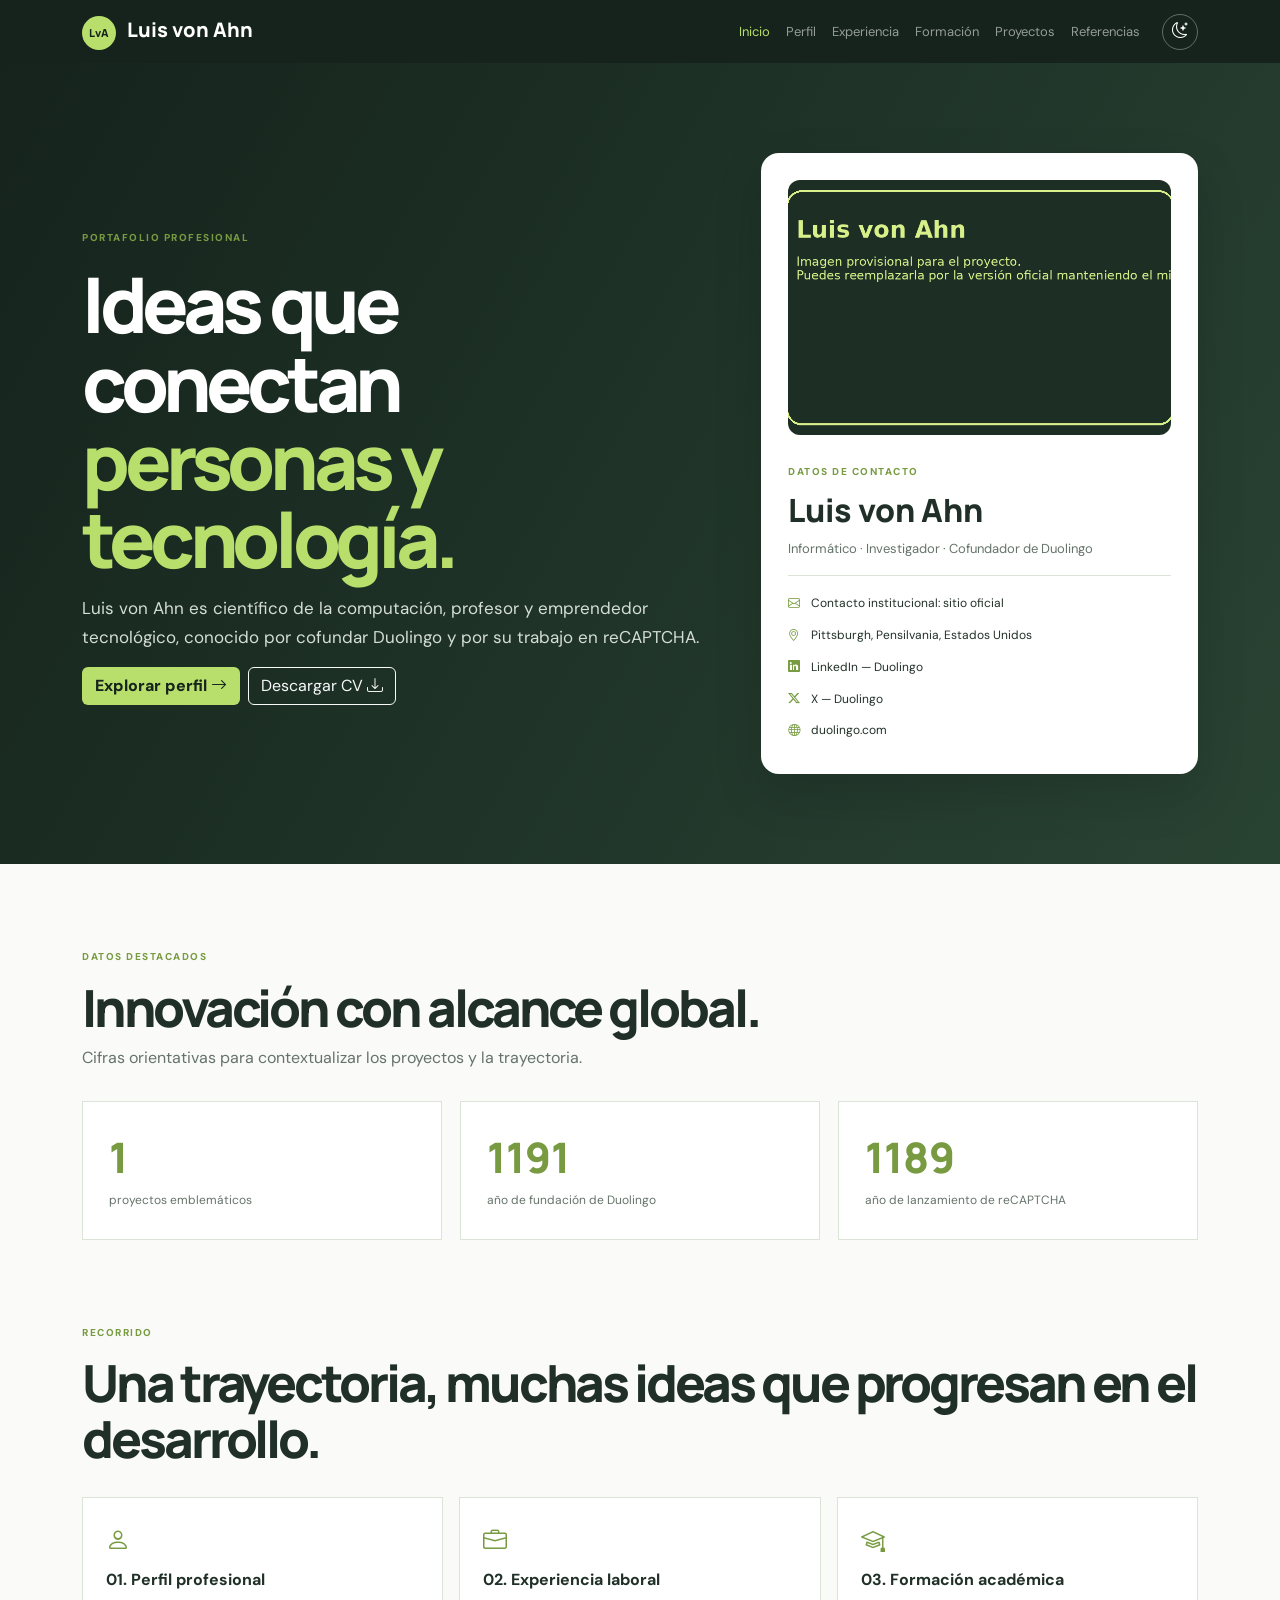
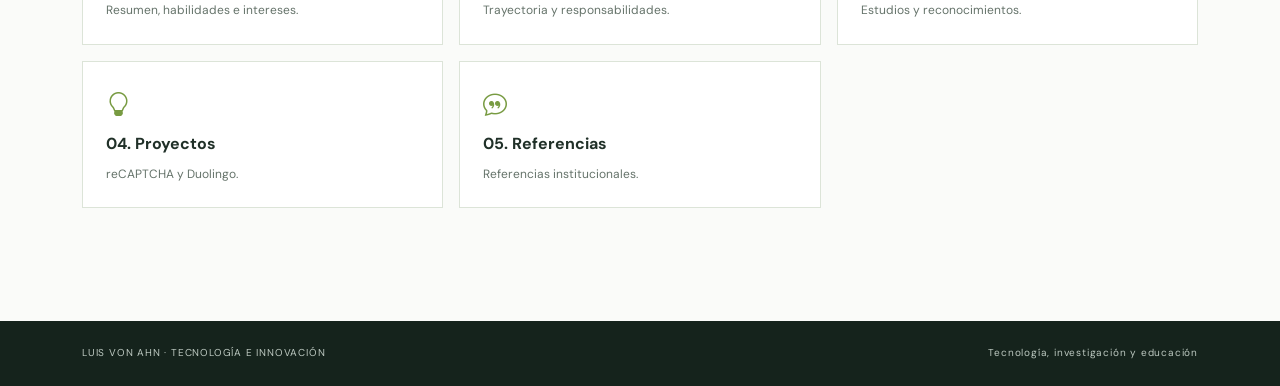
<file: Manipulando el DOM/portafolio profesional/index.html>
<!DOCTYPE html>
<html lang="es">
 <head>
  <meta charset="utf-8"/>
  <meta content="width=device-width, initial-scale=1" name="viewport"/>
  <meta content="Conoce la trayectoria, las ideas y los proyectos de Luis von Ahn, cient&iacute;fico de la computaci&oacute;n y emprendedor." name="description"/>
  <meta content="#15231c" name="theme-color"/>
  <title>
   Inicio | Luis von Ahn
  </title>
  <link href="img/favicon.svg" rel="icon" type="image/svg+xml"/>
  <link href="https://cdn.jsdelivr.net/npm/bootstrap@5.3.3/dist/css/bootstrap.min.css" rel="stylesheet"/>
  <link href="https://cdn.jsdelivr.net/npm/bootstrap-icons@1.11.3/font/bootstrap-icons.min.css" rel="stylesheet"/>
  <link href="css/estilos.css" rel="stylesheet"/>
 </head>
 <body>
  <nav class="navbar navbar-expand-lg navbar-dark site-nav sticky-top">
   <div class="container">
    <a class="navbar-brand" href="index.html">
     <span class="brand-mark">
      LvA
     </span>
     Luis von Ahn
    </a>
    <button aria-controls="mainNav" aria-expanded="false" aria-label="Abrir navegaci&oacute;n" class="navbar-toggler" data-bs-target="#mainNav" data-bs-toggle="collapse" type="button">
     <span class="navbar-toggler-icon">
     </span>
    </button>
    <div class="collapse navbar-collapse" id="mainNav">
     <ul class="navbar-nav ms-auto">
      <li class="nav-item">
       <a class="nav-link" href="index.html">
        Inicio
       </a>
      </li>
      <li class="nav-item">
       <a class="nav-link" href="perfil.html">
        Perfil
       </a>
      </li>
      <li class="nav-item">
       <a class="nav-link" href="experiencia.html">
        Experiencia
       </a>
      </li>
      <li class="nav-item">
       <a class="nav-link" href="formacion.html">
        Formaci&oacute;n
       </a>
      </li>
      <li class="nav-item">
       <a class="nav-link" href="proyectos.html">
        Proyectos
       </a>
      </li>
      <li class="nav-item">
       <a class="nav-link" href="referencias.html">
        Referencias
       </a>
      </li>
     </ul>
     <button aria-label="Cambiar tema" class="theme-toggle" title="Cambiar tema" type="button">
      <i class="bi bi-moon-stars">
      </i>
     </button>
    </div>
   </div>
  </nav>
  <header class="home-hero">
   <div class="container">
    <div class="row align-items-center g-5">
     <div class="col-lg-7 reveal">
      <span class="eyebrow">
       PORTAFOLIO PROFESIONAL
      </span>
      <h1>
       Ideas que conectan
       <span>
        personas y tecnolog&iacute;a.
       </span>
      </h1>
      <p class="lead-copy">
       Luis von Ahn es cient&iacute;fico de la computaci&oacute;n, profesor y emprendedor tecnol&oacute;gico, conocido por cofundar Duolingo y por su trabajo en reCAPTCHA.
      </p>
      <div class="d-flex gap-2 flex-wrap">
       <a class="btn btn-lime" href="perfil.html">
        Explorar perfil
        <i class="bi bi-arrow-right">
        </i>
       </a>
       <a class="btn btn-outline-light" download="" href="docs/cv-luis-von-ahn.pdf">
        Descargar CV
        <i class="bi bi-download">
        </i>
       </a>
      </div>
     </div>
     <div class="col-lg-5 reveal">
      <article class="profile-card">
       <img alt="Retrato de Luis von Ahn" class="profile-photo" src="https://upload.wikimedia.org/wikipedia/commons/5/51/Luis_von_Ahn.jpg" onerror="this.onerror=null;this.src='img/luis-von-ahn.png'"/>
       <span class="section-tag">
        DATOS DE CONTACTO
       </span>
       <h2>
        Luis von Ahn
       </h2>
       <p>
        Inform&aacute;tico &middot; Investigador &middot; Cofundador de Duolingo
       </p>
       <ul class="contact-list">
        <li>
         <i class="bi bi-envelope">
         </i>
         <a href="https://www.duolingo.com/" rel="noopener" target="_blank">
          Contacto institucional: sitio oficial
         </a>
        </li>
        <li>
         <i class="bi bi-geo-alt">
         </i>
         Pittsburgh, Pensilvania, Estados Unidos
        </li>
        <li>
         <i class="bi bi-linkedin">
         </i>
         <a href="https://www.linkedin.com/company/duolingo/" rel="noopener" target="_blank">
          LinkedIn &mdash; Duolingo
         </a>
        </li>
        <li>
         <i class="bi bi-twitter-x">
         </i>
         <a href="https://x.com/duolingo" rel="noopener" target="_blank">
          X &mdash; Duolingo
         </a>
        </li>
        <li>
         <i class="bi bi-globe">
         </i>
         <a href="https://www.duolingo.com/" rel="noopener" target="_blank">
          duolingo.com
         </a>
        </li>
       </ul>
      </article>
     </div>
    </div>
   </div>
  </header>
  <main>
   <section class="container section-pad">
    <div class="section-heading reveal">
     <span class="section-tag">
      DATOS DESTACADOS
     </span>
     <h2>
      Innovaci&oacute;n con alcance global.
     </h2>
     <p>
      Cifras orientativas para contextualizar los proyectos y la trayectoria.
     </p>
    </div>
    <div class="stats-grid">
     <div class="stat-card reveal">
      <strong class="counter" data-count="2">
       0
      </strong>
      <span>
       proyectos emblem&aacute;ticos
      </span>
     </div>
     <div class="stat-card reveal">
      <strong class="counter" data-count="2011">
       0
      </strong>
      <span>
       a&ntilde;o de fundaci&oacute;n de Duolingo
      </span>
     </div>
     <div class="stat-card reveal">
      <strong class="counter" data-count="2007">
       0
      </strong>
      <span>
       a&ntilde;o de lanzamiento de reCAPTCHA
      </span>
     </div>
    </div>
   </section>
   <section class="container section-pad pt-0">
    <div class="section-heading reveal">
     <span class="section-tag">
      RECORRIDO
     </span>
     <h2>
      Una trayectoria, muchas ideas que progresan en el desarrollo.
     </h2>
    </div>
    <div class="row g-3 portfolio-nav">
     <div class="col-md-4">
      <a href="perfil.html">
       <i class="bi bi-person">
       </i>
       <strong>
        01. Perfil profesional
       </strong>
       <span>
        Resumen, habilidades e intereses.
       </span>
      </a>
     </div>
     <div class="col-md-4">
      <a href="experiencia.html">
       <i class="bi bi-briefcase">
       </i>
       <strong>
        02. Experiencia laboral
       </strong>
       <span>
        Trayectoria y responsabilidades.
       </span>
      </a>
     </div>
     <div class="col-md-4">
      <a href="formacion.html">
       <i class="bi bi-mortarboard">
       </i>
       <strong>
        03. Formaci&oacute;n acad&eacute;mica
       </strong>
       <span>
        Estudios y reconocimientos.
       </span>
      </a>
     </div>
     <div class="col-md-4">
      <a href="proyectos.html">
       <i class="bi bi-lightbulb">
       </i>
       <strong>
        04. Proyectos
       </strong>
       <span>
        reCAPTCHA y Duolingo.
       </span>
      </a>
     </div>
     <div class="col-md-4">
      <a href="referencias.html">
       <i class="bi bi-chat-quote">
       </i>
       <strong>
        05. Referencias
       </strong>
       <span>
        Referencias institucionales.
       </span>
      </a>
     </div>
    </div>
   </section>
  </main>
  <footer class="site-footer">
   <div class="container d-flex justify-content-between flex-wrap gap-2">
    <span>
     LUIS VON AHN &middot; TECNOLOG&Iacute;A E INNOVACI&Oacute;N
    </span>
    <span>
     Tecnolog&iacute;a, investigaci&oacute;n y educaci&oacute;n
    </span>
   </div>
  </footer>
  <button aria-label="Volver arriba" class="back-top" id="backToTop" type="button">
   <i class="bi bi-arrow-up">
   </i>
  </button>
  <script src="https://cdn.jsdelivr.net/npm/bootstrap@5.3.3/dist/js/bootstrap.bundle.min.js">
  </script>
  <script src="js/script.js">
  </script>
 </body>
</html>
</file>
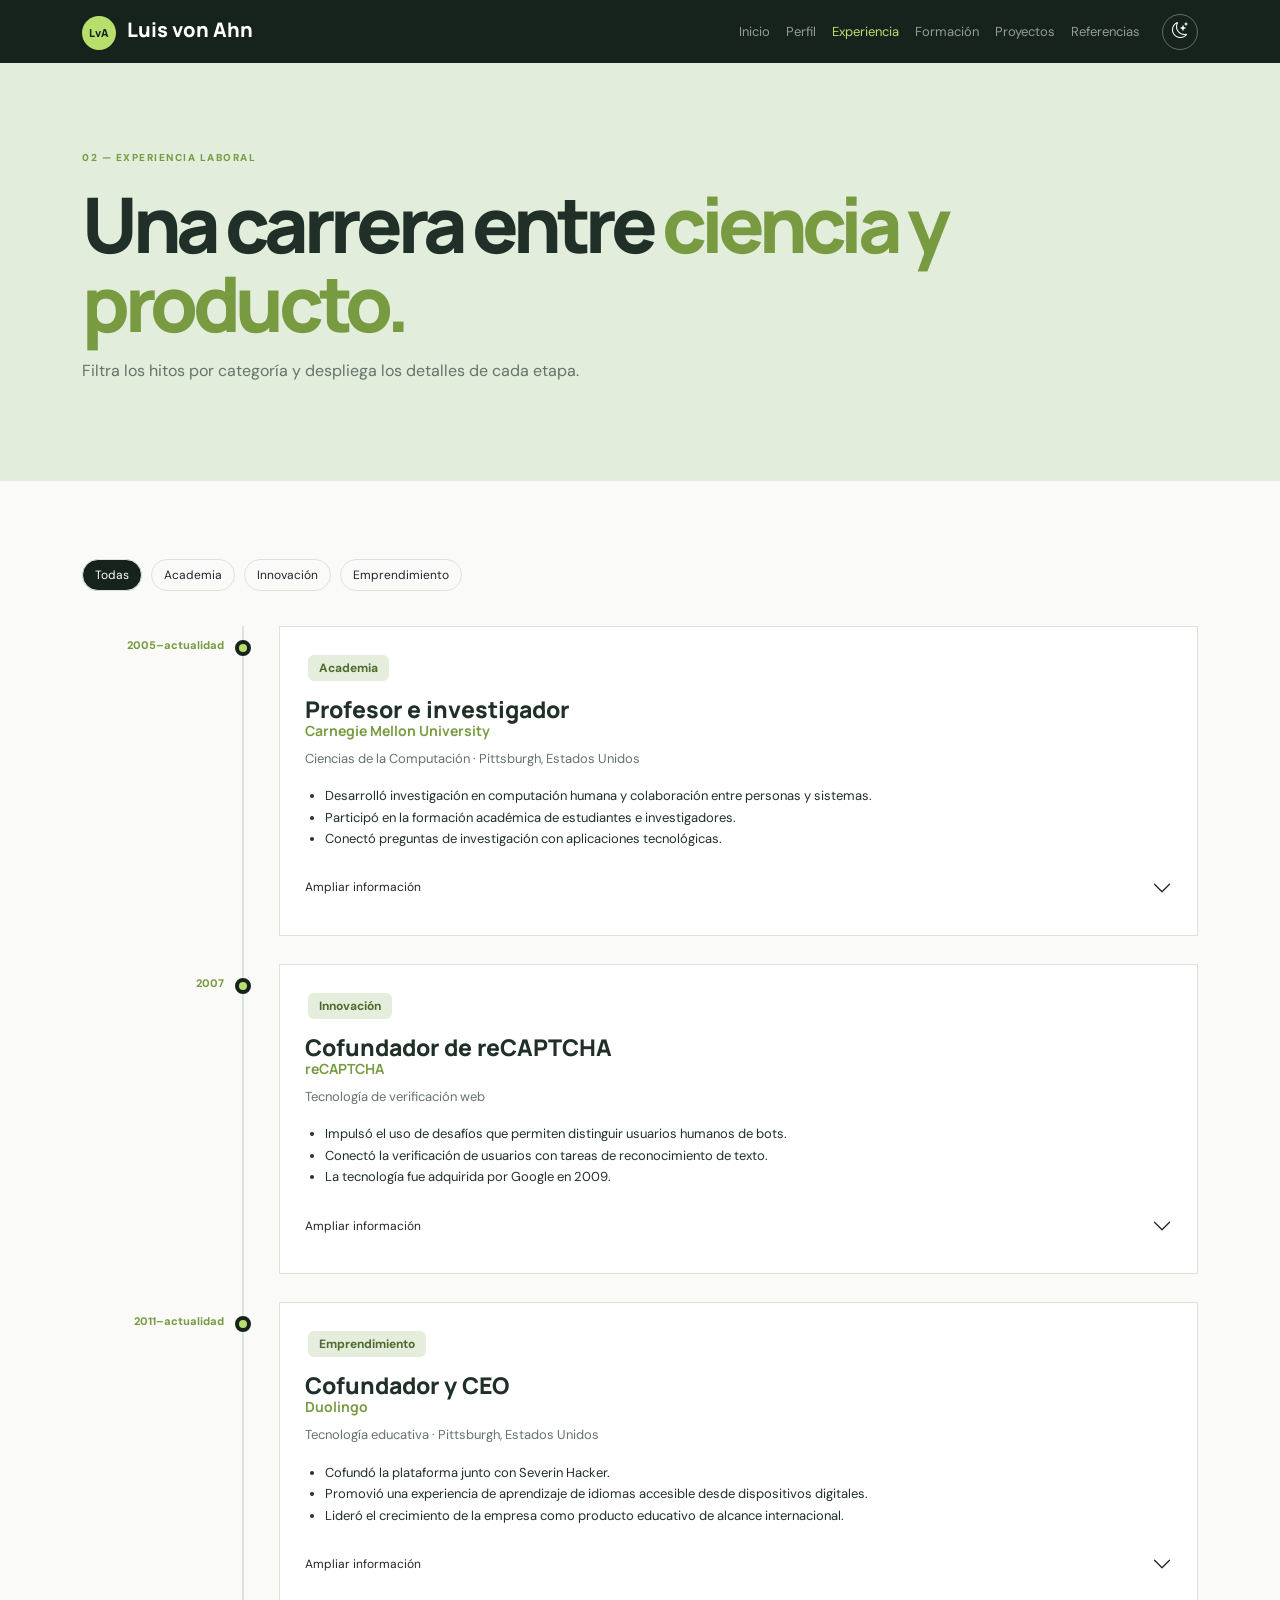
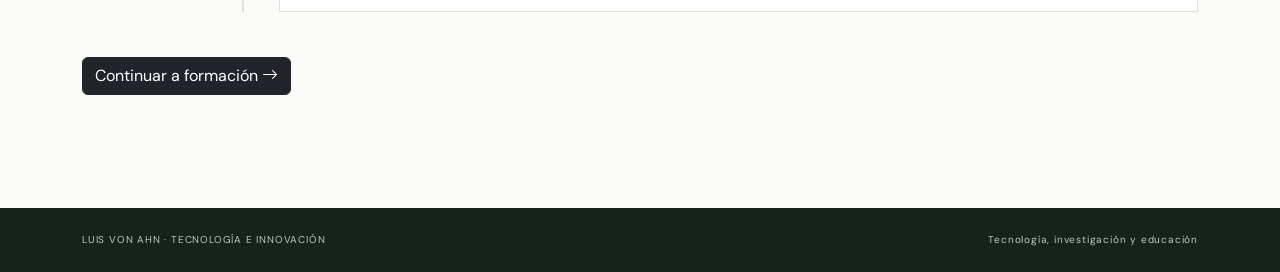
<file: Manipulando el DOM/portafolio profesional/experiencia.html>
<!DOCTYPE html>
<html lang="es">
 <head>
  <meta charset="utf-8"/>
  <meta content="width=device-width, initial-scale=1" name="viewport"/>
  <meta content="L&iacute;nea de tiempo de la trayectoria acad&eacute;mica, innovadora y empresarial de Luis von Ahn." name="description"/>
  <meta content="#15231c" name="theme-color"/>
  <title>
   Experiencia laboral | Luis von Ahn
  </title>
  <link href="img/favicon.svg" rel="icon" type="image/svg+xml"/>
  <link href="https://cdn.jsdelivr.net/npm/bootstrap@5.3.3/dist/css/bootstrap.min.css" rel="stylesheet"/>
  <link href="https://cdn.jsdelivr.net/npm/bootstrap-icons@1.11.3/font/bootstrap-icons.min.css" rel="stylesheet"/>
  <link href="css/estilos.css" rel="stylesheet"/>
 </head>
 <body>
  <nav class="navbar navbar-expand-lg navbar-dark site-nav sticky-top">
   <div class="container">
    <a class="navbar-brand" href="index.html">
     <span class="brand-mark">
      LvA
     </span>
     Luis von Ahn
    </a>
    <button aria-controls="mainNav" aria-expanded="false" aria-label="Abrir navegaci&oacute;n" class="navbar-toggler" data-bs-target="#mainNav" data-bs-toggle="collapse" type="button">
     <span class="navbar-toggler-icon">
     </span>
    </button>
    <div class="collapse navbar-collapse" id="mainNav">
     <ul class="navbar-nav ms-auto">
      <li class="nav-item">
       <a class="nav-link" href="index.html">
        Inicio
       </a>
      </li>
      <li class="nav-item">
       <a class="nav-link" href="perfil.html">
        Perfil
       </a>
      </li>
      <li class="nav-item">
       <a class="nav-link" href="experiencia.html">
        Experiencia
       </a>
      </li>
      <li class="nav-item">
       <a class="nav-link" href="formacion.html">
        Formaci&oacute;n
       </a>
      </li>
      <li class="nav-item">
       <a class="nav-link" href="proyectos.html">
        Proyectos
       </a>
      </li>
      <li class="nav-item">
       <a class="nav-link" href="referencias.html">
        Referencias
       </a>
      </li>
     </ul>
     <button aria-label="Cambiar tema" class="theme-toggle" title="Cambiar tema" type="button">
      <i class="bi bi-moon-stars">
      </i>
     </button>
    </div>
   </div>
  </nav>
  <header class="experience-hero">
   <div class="container">
    <span class="eyebrow">
     02 &mdash; EXPERIENCIA LABORAL
    </span>
    <h1>
     Una carrera entre
     <em>
      ciencia y producto.
     </em>
    </h1>
    <p>
     Filtra los hitos por categor&iacute;a y despliega los detalles de cada etapa.
    </p>
   </div>
  </header>
  <main class="container section-pad">
   <div aria-label="Filtrar experiencia" class="filter-pills reveal" role="group">
    <button class="btn active" data-filter="all">
     Todas
    </button>
    <button class="btn" data-filter="academia">
     Academia
    </button>
    <button class="btn" data-filter="innovacion">
     Innovaci&oacute;n
    </button>
    <button class="btn" data-filter="emprendimiento">
     Emprendimiento
    </button>
   </div>
   <div class="timeline">
    <article class="timeline-item reveal" data-category="academia">
     <div class="timeline-date">
      2005&ndash;actualidad
     </div>
     <div class="timeline-dot">
     </div>
     <div class="timeline-card">
      <span class="badge badge-soft">
       Academia
      </span>
      <h2>
       Profesor e investigador
      </h2>
      <h3>
       Carnegie Mellon University
      </h3>
      <p class="muted">
       Ciencias de la Computaci&oacute;n &middot; Pittsburgh, Estados Unidos
      </p>
      <ul>
       <li>
        Desarroll&oacute; investigaci&oacute;n en computaci&oacute;n humana y colaboraci&oacute;n entre personas y sistemas.
       </li>
       <li>
        Particip&oacute; en la formaci&oacute;n acad&eacute;mica de estudiantes e investigadores.
       </li>
       <li>
        Conect&oacute; preguntas de investigaci&oacute;n con aplicaciones tecnol&oacute;gicas.
       </li>
      </ul>
      <div class="accordion accordion-flush" id="accCareer">
       <div class="accordion-item">
        <h4 class="accordion-header">
         <button class="accordion-button collapsed" data-bs-target="#career1" data-bs-toggle="collapse">
          Ampliar informaci&oacute;n
         </button>
        </h4>
        <div class="accordion-collapse collapse" data-bs-parent="#accCareer" id="career1">
         <div class="accordion-body">
          Su actividad acad&eacute;mica en Carnegie Mellon es una parte central de su perfil p&uacute;blico. Las fechas se expresan de forma general para evitar atribuir un cargo o periodo m&aacute;s preciso sin una fuente curricular detallada.
         </div>
        </div>
       </div>
      </div>
     </div>
    </article>
    <article class="timeline-item reveal" data-category="innovacion">
     <div class="timeline-date">
      2007
     </div>
     <div class="timeline-dot">
     </div>
     <div class="timeline-card">
      <span class="badge badge-soft">
       Innovaci&oacute;n
      </span>
      <h2>
       Cofundador de reCAPTCHA
      </h2>
      <h3>
       reCAPTCHA
      </h3>
      <p class="muted">
       Tecnolog&iacute;a de verificaci&oacute;n web
      </p>
      <ul>
       <li>
        Impuls&oacute; el uso de desaf&iacute;os que permiten distinguir usuarios humanos de bots.
       </li>
       <li>
        Conect&oacute; la verificaci&oacute;n de usuarios con tareas de reconocimiento de texto.
       </li>
       <li>
        La tecnolog&iacute;a fue adquirida por Google en 2009.
       </li>
      </ul>
      <div class="accordion accordion-flush" id="accCareer2">
       <div class="accordion-item">
        <h4 class="accordion-header">
         <button class="accordion-button collapsed" data-bs-target="#career2" data-bs-toggle="collapse">
          Ampliar informaci&oacute;n
         </button>
        </h4>
        <div class="accordion-collapse collapse" data-bs-parent="#accCareer2" id="career2">
         <div class="accordion-body">
          reCAPTCHA es uno de los ejemplos m&aacute;s conocidos de computaci&oacute;n humana: tareas sencillas para las personas pod&iacute;an contribuir a procesos de digitalizaci&oacute;n y seguridad.
         </div>
        </div>
       </div>
      </div>
     </div>
    </article>
    <article class="timeline-item reveal" data-category="emprendimiento">
     <div class="timeline-date">
      2011&ndash;actualidad
     </div>
     <div class="timeline-dot">
     </div>
     <div class="timeline-card">
      <span class="badge badge-soft">
       Emprendimiento
      </span>
      <h2>
       Cofundador y CEO
      </h2>
      <h3>
       Duolingo
      </h3>
      <p class="muted">
       Tecnolog&iacute;a educativa &middot; Pittsburgh, Estados Unidos
      </p>
      <ul>
       <li>
        Cofund&oacute; la plataforma junto con Severin Hacker.
       </li>
       <li>
        Promovi&oacute; una experiencia de aprendizaje de idiomas accesible desde dispositivos digitales.
       </li>
       <li>
        Lider&oacute; el crecimiento de la empresa como producto educativo de alcance internacional.
       </li>
      </ul>
      <div class="accordion accordion-flush" id="accCareer3">
       <div class="accordion-item">
        <h4 class="accordion-header">
         <button class="accordion-button collapsed" data-bs-target="#career3" data-bs-toggle="collapse">
          Ampliar informaci&oacute;n
         </button>
        </h4>
        <div class="accordion-collapse collapse" data-bs-parent="#accCareer3" id="career3">
         <div class="accordion-body">
          Duolingo combina lecciones breves, pr&aacute;ctica frecuente y elementos de motivaci&oacute;n para apoyar el aprendizaje aut&oacute;nomo de idiomas.
         </div>
        </div>
       </div>
      </div>
     </div>
    </article>
   </div>
   <div class="page-next">
    <a class="btn btn-dark" href="formacion.html">
     Continuar a formaci&oacute;n
     <i class="bi bi-arrow-right">
     </i>
    </a>
   </div>
  </main>
  <footer class="site-footer">
   <div class="container d-flex justify-content-between flex-wrap gap-2">
    <span>
     LUIS VON AHN &middot; TECNOLOG&Iacute;A E INNOVACI&Oacute;N
    </span>
    <span>
     Tecnolog&iacute;a, investigaci&oacute;n y educaci&oacute;n
    </span>
   </div>
  </footer>
  <button aria-label="Volver arriba" class="back-top" id="backToTop" type="button">
   <i class="bi bi-arrow-up">
   </i>
  </button>
  <script src="https://cdn.jsdelivr.net/npm/bootstrap@5.3.3/dist/js/bootstrap.bundle.min.js">
  </script>
  <script src="js/script.js">
  </script>
 </body>
</html>
</file>
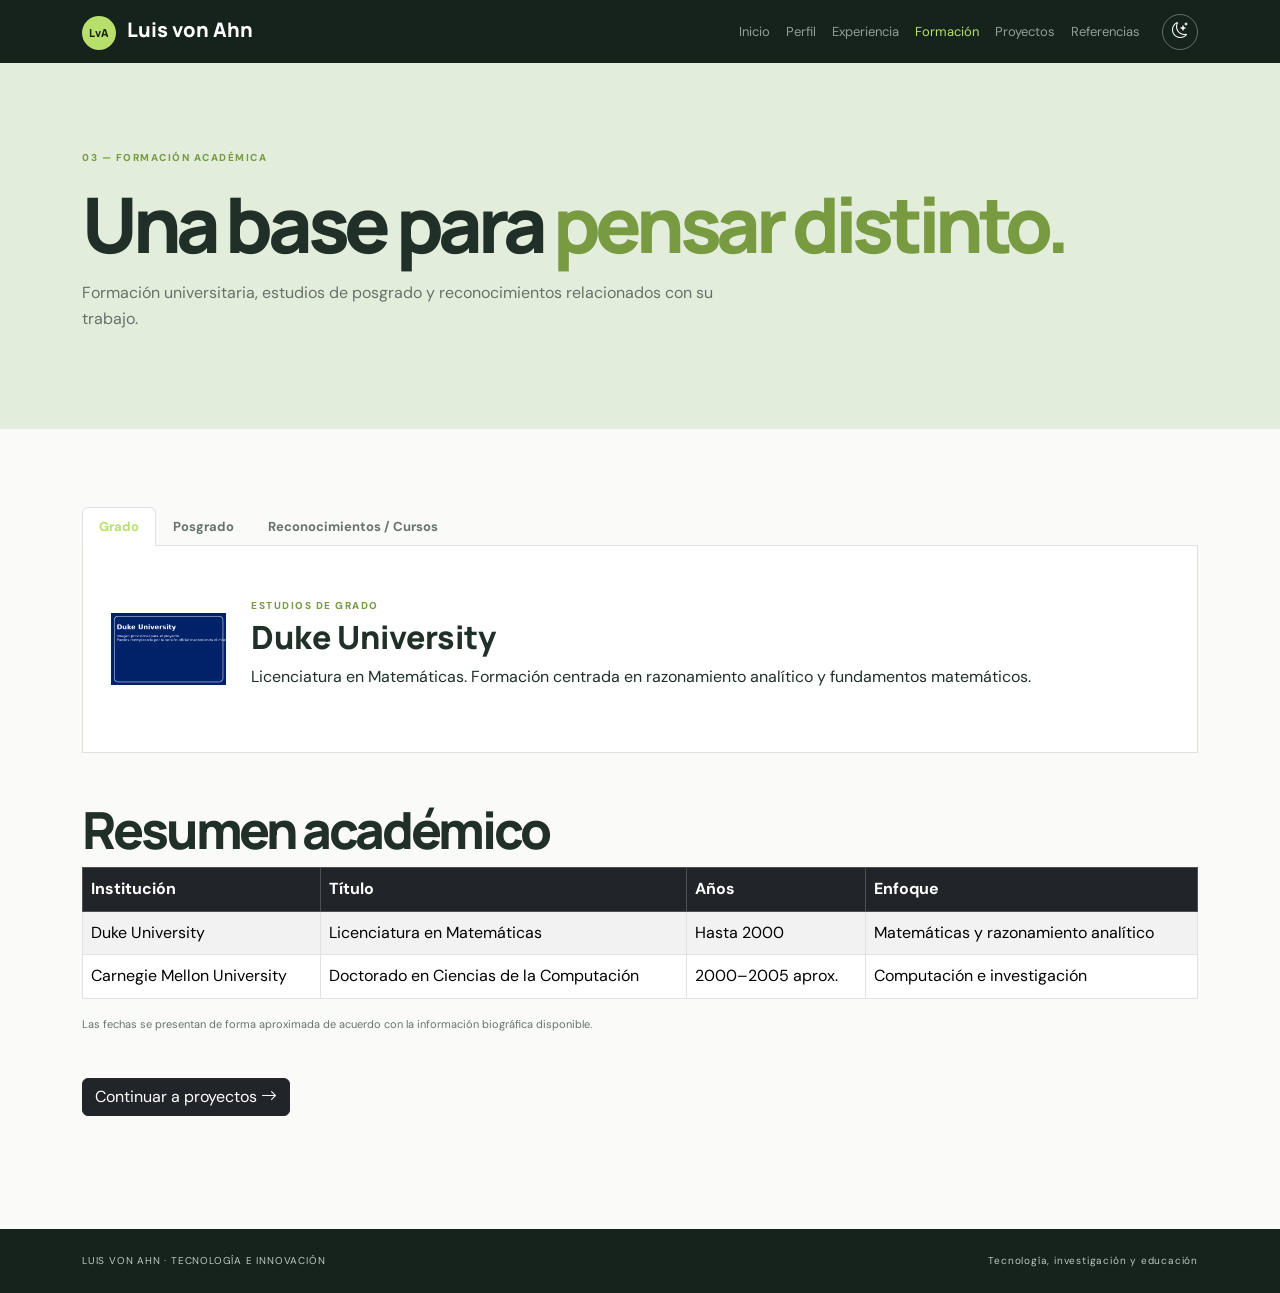
<file: Manipulando el DOM/portafolio profesional/formacion.html>
<!DOCTYPE html>
<html lang="es">
 <head>
  <meta charset="utf-8"/>
  <meta content="width=device-width, initial-scale=1" name="viewport"/>
  <meta content="Estudios universitarios y formaci&oacute;n acad&eacute;mica de Luis von Ahn." name="description"/>
  <meta content="#15231c" name="theme-color"/>
  <title>
   Formaci&oacute;n acad&eacute;mica | Luis von Ahn
  </title>
  <link href="img/favicon.svg" rel="icon" type="image/svg+xml"/>
  <link href="https://cdn.jsdelivr.net/npm/bootstrap@5.3.3/dist/css/bootstrap.min.css" rel="stylesheet"/>
  <link href="https://cdn.jsdelivr.net/npm/bootstrap-icons@1.11.3/font/bootstrap-icons.min.css" rel="stylesheet"/>
  <link href="css/estilos.css" rel="stylesheet"/>
 </head>
 <body>
  <nav class="navbar navbar-expand-lg navbar-dark site-nav sticky-top">
   <div class="container">
    <a class="navbar-brand" href="index.html">
     <span class="brand-mark">
      LvA
     </span>
     Luis von Ahn
    </a>
    <button aria-controls="mainNav" aria-expanded="false" aria-label="Abrir navegaci&oacute;n" class="navbar-toggler" data-bs-target="#mainNav" data-bs-toggle="collapse" type="button">
     <span class="navbar-toggler-icon">
     </span>
    </button>
    <div class="collapse navbar-collapse" id="mainNav">
     <ul class="navbar-nav ms-auto">
      <li class="nav-item">
       <a class="nav-link" href="index.html">
        Inicio
       </a>
      </li>
      <li class="nav-item">
       <a class="nav-link" href="perfil.html">
        Perfil
       </a>
      </li>
      <li class="nav-item">
       <a class="nav-link" href="experiencia.html">
        Experiencia
       </a>
      </li>
      <li class="nav-item">
       <a class="nav-link" href="formacion.html">
        Formaci&oacute;n
       </a>
      </li>
      <li class="nav-item">
       <a class="nav-link" href="proyectos.html">
        Proyectos
       </a>
      </li>
      <li class="nav-item">
       <a class="nav-link" href="referencias.html">
        Referencias
       </a>
      </li>
     </ul>
     <button aria-label="Cambiar tema" class="theme-toggle" title="Cambiar tema" type="button">
      <i class="bi bi-moon-stars">
      </i>
     </button>
    </div>
   </div>
  </nav>
  <header class="education-hero">
   <div class="container">
    <span class="eyebrow">
     03 &mdash; FORMACI&Oacute;N ACAD&Eacute;MICA
    </span>
    <h1>
     Una base para
     <em>
      pensar distinto.
     </em>
    </h1>
    <p>
     Formaci&oacute;n universitaria, estudios de posgrado y reconocimientos relacionados con su trabajo.
    </p>
   </div>
  </header>
  <main class="container section-pad">
   <ul class="nav nav-tabs" id="educationTabs" role="tablist">
    <li class="nav-item">
     <button class="nav-link active" data-bs-target="#degree" data-bs-toggle="tab" type="button">
      Grado
     </button>
    </li>
    <li class="nav-item">
     <button class="nav-link" data-bs-target="#postgrad" data-bs-toggle="tab" type="button">
      Posgrado
     </button>
    </li>
    <li class="nav-item">
     <button class="nav-link" data-bs-target="#awards" data-bs-toggle="tab" type="button">
      Reconocimientos / Cursos
     </button>
    </li>
   </ul>
   <div class="tab-content education-tab-content">
    <section class="tab-pane fade show active" id="degree">
     <div class="institution-feature">
      <img alt="Logotipo de Duke University" onerror="this.style.display='none'" src="img/duke-logo.png"/>
      <div>
       <span class="section-tag">
        ESTUDIOS DE GRADO
       </span>
       <h2>
        Duke University
       </h2>
       <p>
        Licenciatura en Matem&aacute;ticas. Formaci&oacute;n centrada en razonamiento anal&iacute;tico y fundamentos matem&aacute;ticos.
       </p>
      </div>
     </div>
    </section>
    <section class="tab-pane fade" id="postgrad">
     <div class="institution-feature">
      <img alt="Logotipo de Carnegie Mellon University" onerror="this.style.display='none'" src="img/cmu-logo.png"/>
      <div>
       <span class="section-tag">
        ESTUDIOS DE POSGRADO
       </span>
       <h2>
        Carnegie Mellon University
       </h2>
       <p>
        Doctorado en Ciencias de la Computaci&oacute;n; su investigaci&oacute;n abord&oacute; la computaci&oacute;n humana. Tambi&eacute;n curs&oacute; estudios de posgrado en esta instituci&oacute;n.
       </p>
      </div>
     </div>
    </section>
    <section class="tab-pane fade" id="awards">
     <div class="institution-feature">
      <div class="institution-placeholder">
       <i class="bi bi-award">
       </i>
      </div>
      <div>
       <span class="section-tag">
        RECONOCIMIENTOS Y FORMACI&Oacute;N CONTINUA
       </span>
       <h2>
        Reconocimiento por innovaci&oacute;n
       </h2>
       <p>
        Ha recibido reconocimiento p&uacute;blico por sus aportes a la tecnolog&iacute;a y al emprendimiento. Esta secci&oacute;n debe ampliarse con premios concretos cuando se incorporen fuentes verificadas; no se inventan cursos o certificaciones.
       </p>
      </div>
     </div>
    </section>
   </div>
   <h2 class="section-title mt-5">
    Resumen acad&eacute;mico
   </h2>
   <div class="table-responsive">
    <table class="table table-striped table-bordered align-middle">
     <thead class="table-dark">
      <tr>
       <th>
        Instituci&oacute;n
       </th>
       <th>
        T&iacute;tulo
       </th>
       <th>
        A&ntilde;os
       </th>
       <th>
        Enfoque
       </th>
      </tr>
     </thead>
     <tbody>
      <tr>
       <td>
        Duke University
       </td>
       <td>
        Licenciatura en Matem&aacute;ticas
       </td>
       <td>
        Hasta 2000
       </td>
       <td>
        Matem&aacute;ticas y razonamiento anal&iacute;tico
       </td>
      </tr>
      <tr>
       <td>
        Carnegie Mellon University
       </td>
       <td>
        Doctorado en Ciencias de la Computaci&oacute;n
       </td>
       <td>
        2000&ndash;2005 aprox.
       </td>
       <td>
        Computaci&oacute;n e investigaci&oacute;n
       </td>
      </tr>
     </tbody>
    </table>
   </div>
   <p class="small-note">
    Las fechas se presentan de forma aproximada de acuerdo con la informaci&oacute;n biogr&aacute;fica disponible.
   </p>
   <div class="page-next">
    <a class="btn btn-dark" href="proyectos.html">
     Continuar a proyectos
     <i class="bi bi-arrow-right">
     </i>
    </a>
   </div>
  </main>
  <footer class="site-footer">
   <div class="container d-flex justify-content-between flex-wrap gap-2">
    <span>
     LUIS VON AHN &middot; TECNOLOG&Iacute;A E INNOVACI&Oacute;N
    </span>
    <span>
     Tecnolog&iacute;a, investigaci&oacute;n y educaci&oacute;n
    </span>
   </div>
  </footer>
  <button aria-label="Volver arriba" class="back-top" id="backToTop" type="button">
   <i class="bi bi-arrow-up">
   </i>
  </button>
  <script src="https://cdn.jsdelivr.net/npm/bootstrap@5.3.3/dist/js/bootstrap.bundle.min.js">
  </script>
  <script src="js/script.js">
  </script>
 </body>
</html>
</file>
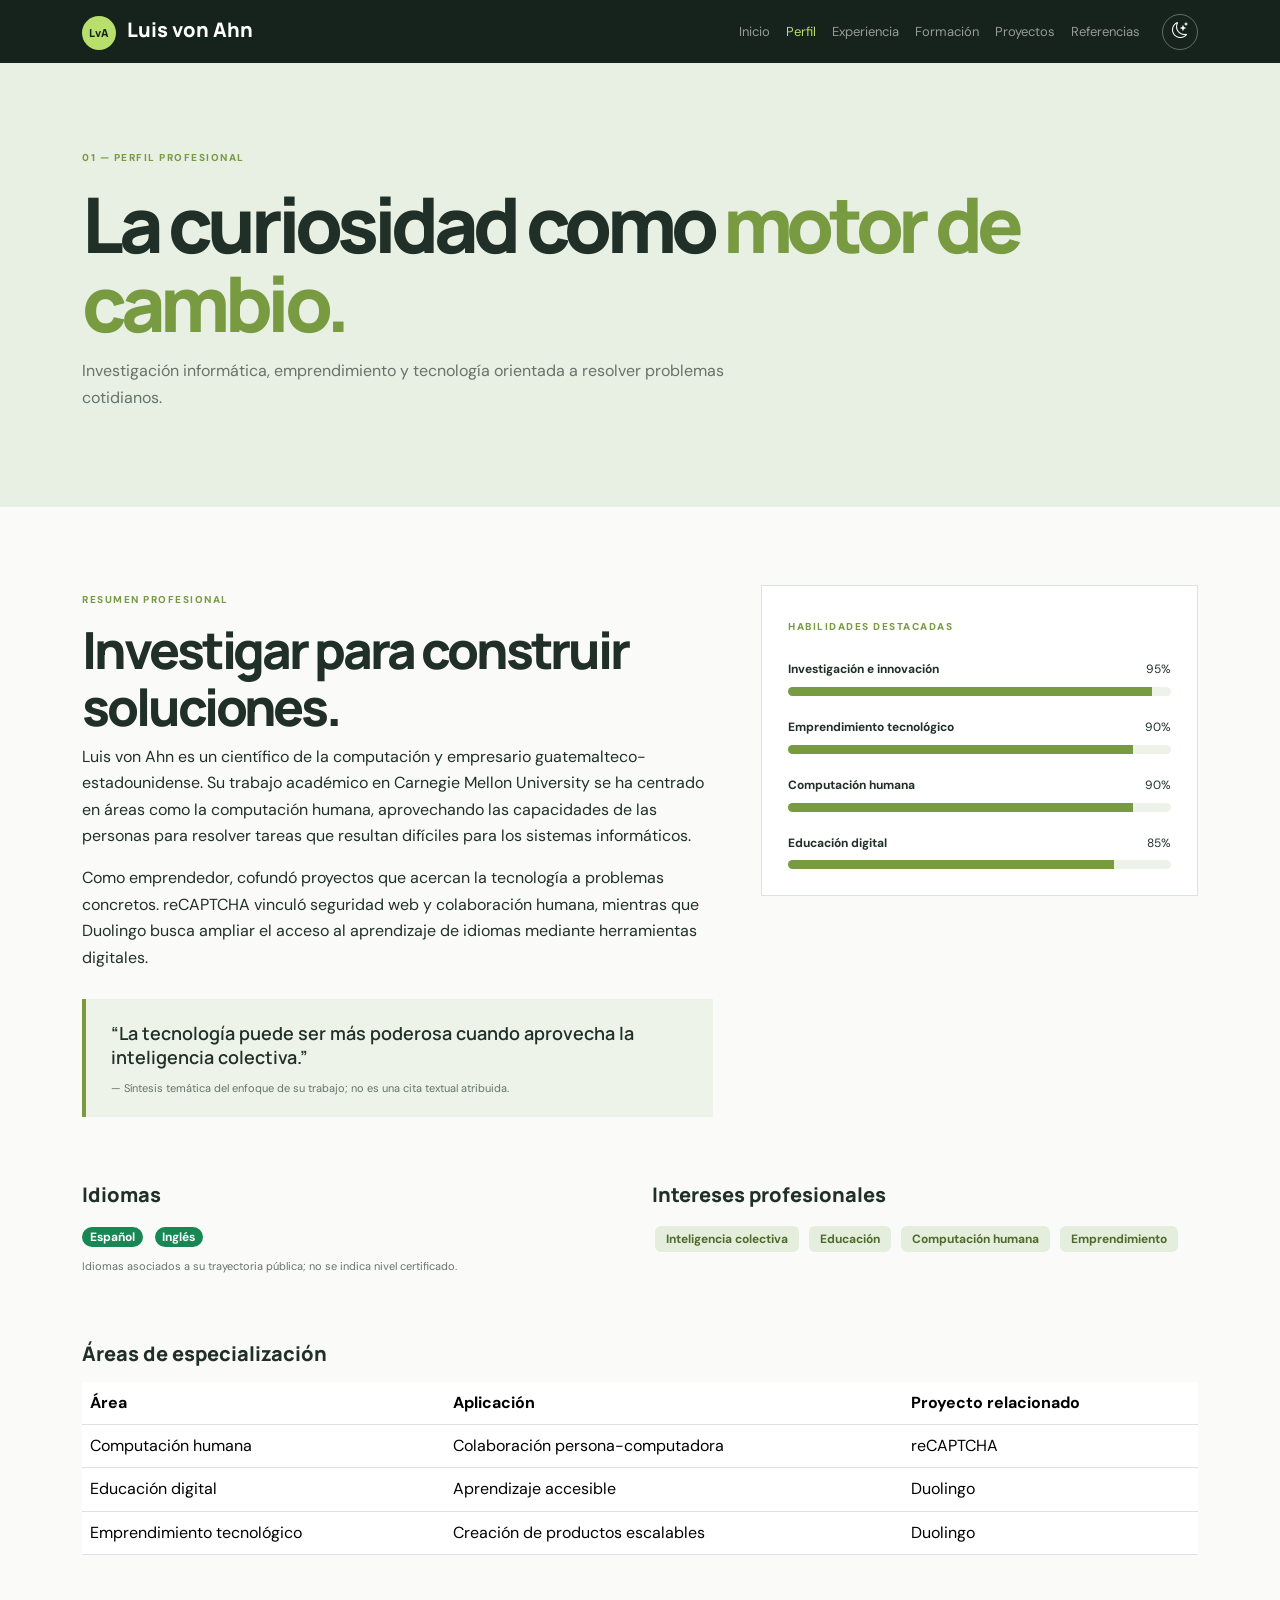
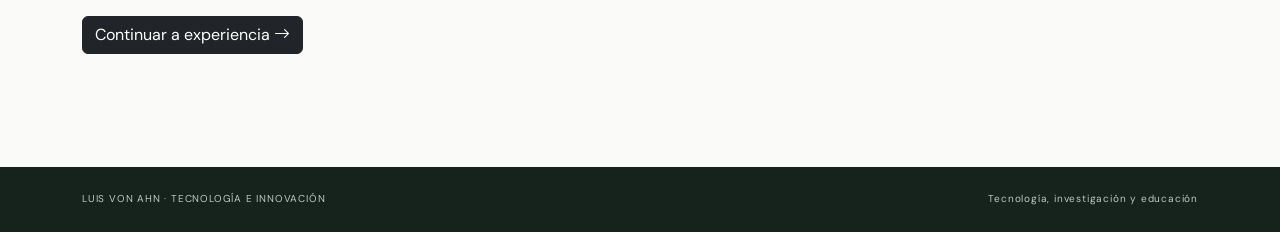
<file: Manipulando el DOM/portafolio profesional/perfil.html>
<!DOCTYPE html>
<html lang="es">
 <head>
  <meta charset="utf-8"/>
  <meta content="width=device-width, initial-scale=1" name="viewport"/>
  <meta content="Resumen profesional, habilidades, idiomas e intereses de Luis von Ahn." name="description"/>
  <meta content="#15231c" name="theme-color"/>
  <title>
   Perfil profesional | Luis von Ahn
  </title>
  <link href="img/favicon.svg" rel="icon" type="image/svg+xml"/>
  <link href="https://cdn.jsdelivr.net/npm/bootstrap@5.3.3/dist/css/bootstrap.min.css" rel="stylesheet"/>
  <link href="https://cdn.jsdelivr.net/npm/bootstrap-icons@1.11.3/font/bootstrap-icons.min.css" rel="stylesheet"/>
  <link href="css/estilos.css" rel="stylesheet"/>
 </head>
 <body>
  <nav class="navbar navbar-expand-lg navbar-dark site-nav sticky-top">
   <div class="container">
    <a class="navbar-brand" href="index.html">
     <span class="brand-mark">
      LvA
     </span>
     Luis von Ahn
    </a>
    <button aria-controls="mainNav" aria-expanded="false" aria-label="Abrir navegaci&oacute;n" class="navbar-toggler" data-bs-target="#mainNav" data-bs-toggle="collapse" type="button">
     <span class="navbar-toggler-icon">
     </span>
    </button>
    <div class="collapse navbar-collapse" id="mainNav">
     <ul class="navbar-nav ms-auto">
      <li class="nav-item">
       <a class="nav-link" href="index.html">
        Inicio
       </a>
      </li>
      <li class="nav-item">
       <a class="nav-link" href="perfil.html">
        Perfil
       </a>
      </li>
      <li class="nav-item">
       <a class="nav-link" href="experiencia.html">
        Experiencia
       </a>
      </li>
      <li class="nav-item">
       <a class="nav-link" href="formacion.html">
        Formaci&oacute;n
       </a>
      </li>
      <li class="nav-item">
       <a class="nav-link" href="proyectos.html">
        Proyectos
       </a>
      </li>
      <li class="nav-item">
       <a class="nav-link" href="referencias.html">
        Referencias
       </a>
      </li>
     </ul>
     <button aria-label="Cambiar tema" class="theme-toggle" title="Cambiar tema" type="button">
      <i class="bi bi-moon-stars">
      </i>
     </button>
    </div>
   </div>
  </nav>
  <header class="editorial-hero">
   <div class="container">
    <span class="eyebrow">
     01 &mdash; PERFIL PROFESIONAL
    </span>
    <h1>
     La curiosidad como
     <em>
      motor de cambio.
     </em>
    </h1>
    <p>
     Investigaci&oacute;n inform&aacute;tica, emprendimiento y tecnolog&iacute;a orientada a resolver problemas cotidianos.
    </p>
   </div>
  </header>
  <main class="container section-pad">
   <section class="row g-5">
    <div class="col-lg-7 reveal">
     <span class="section-tag">
      RESUMEN PROFESIONAL
     </span>
     <h2 class="section-title">
      Investigar para construir soluciones.
     </h2>
     <p>
      Luis von Ahn es un cient&iacute;fico de la computaci&oacute;n y empresario guatemalteco-estadounidense. Su trabajo acad&eacute;mico en Carnegie Mellon University se ha centrado en &aacute;reas como la computaci&oacute;n humana, aprovechando las capacidades de las personas para resolver tareas que resultan dif&iacute;ciles para los sistemas inform&aacute;ticos.
     </p>
     <p>
      Como emprendedor, cofund&oacute; proyectos que acercan la tecnolog&iacute;a a problemas concretos. reCAPTCHA vincul&oacute; seguridad web y colaboraci&oacute;n humana, mientras que Duolingo busca ampliar el acceso al aprendizaje de idiomas mediante herramientas digitales.
     </p>
     <blockquote class="feature-quote">
      &ldquo;La tecnolog&iacute;a puede ser m&aacute;s poderosa cuando aprovecha la inteligencia colectiva.&rdquo;
      <footer>
       &mdash; S&iacute;ntesis tem&aacute;tica del enfoque de su trabajo; no es una cita textual atribuida.
      </footer>
     </blockquote>
    </div>
    <div class="col-lg-5 reveal">
     <div class="skills-panel">
      <span class="section-tag">
       HABILIDADES DESTACADAS
      </span>
      <div class="skill">
       <div>
        <b>
         Investigaci&oacute;n e innovaci&oacute;n
        </b>
        <span>
         95%
        </span>
       </div>
       <div class="progress">
        <div aria-valuemax="100" aria-valuemin="0" aria-valuenow="95" class="progress-bar" role="progressbar" style="width:95%">
        </div>
       </div>
      </div>
      <div class="skill">
       <div>
        <b>
         Emprendimiento tecnol&oacute;gico
        </b>
        <span>
         90%
        </span>
       </div>
       <div class="progress">
        <div aria-valuemax="100" aria-valuemin="0" aria-valuenow="90" class="progress-bar" role="progressbar" style="width:90%">
        </div>
       </div>
      </div>
      <div class="skill">
       <div>
        <b>
         Computaci&oacute;n humana
        </b>
        <span>
         90%
        </span>
       </div>
       <div class="progress">
        <div aria-valuemax="100" aria-valuemin="0" aria-valuenow="90" class="progress-bar" role="progressbar" style="width:90%">
        </div>
       </div>
      </div>
      <div class="skill">
       <div>
        <b>
         Educaci&oacute;n digital
        </b>
        <span>
         85%
        </span>
       </div>
       <div class="progress">
        <div aria-valuemax="100" aria-valuemin="0" aria-valuenow="85" class="progress-bar" role="progressbar" style="width:85%">
        </div>
       </div>
      </div>
     </div>
    </div>
   </section>
   <section class="row g-4 mt-4">
    <div class="col-md-6 reveal">
     <h3 class="subheading">
      Idiomas
     </h3>
     <span class="badge rounded-pill text-bg-success me-2">
      Espa&ntilde;ol
     </span>
     <span class="badge rounded-pill text-bg-success">
      Ingl&eacute;s
     </span>
     <p class="small-note mt-2">
      Idiomas asociados a su trayectoria p&uacute;blica; no se indica nivel certificado.
     </p>
    </div>
    <div class="col-md-6 reveal">
     <h3 class="subheading">
      Intereses profesionales
     </h3>
     <span class="badge badge-soft">
      Inteligencia colectiva
     </span>
     <span class="badge badge-soft">
      Educaci&oacute;n
     </span>
     <span class="badge badge-soft">
      Computaci&oacute;n humana
     </span>
     <span class="badge badge-soft">
      Emprendimiento
     </span>
    </div>
   </section>
   <section class="mt-5 reveal">
    <h3 class="subheading">
     &Aacute;reas de especializaci&oacute;n
    </h3>
    <div class="table-responsive">
     <table class="table table-hover align-middle">
      <thead>
       <tr>
        <th>
         &Aacute;rea
        </th>
        <th>
         Aplicaci&oacute;n
        </th>
        <th>
         Proyecto relacionado
        </th>
       </tr>
      </thead>
      <tbody>
       <tr>
        <td>
         Computaci&oacute;n humana
        </td>
        <td>
         Colaboraci&oacute;n persona-computadora
        </td>
        <td>
         reCAPTCHA
        </td>
       </tr>
       <tr>
        <td>
         Educaci&oacute;n digital
        </td>
        <td>
         Aprendizaje accesible
        </td>
        <td>
         Duolingo
        </td>
       </tr>
       <tr>
        <td>
         Emprendimiento tecnol&oacute;gico
        </td>
        <td>
         Creaci&oacute;n de productos escalables
        </td>
        <td>
         Duolingo
        </td>
       </tr>
      </tbody>
     </table>
    </div>
   </section>
   <div class="page-next">
    <a class="btn btn-dark" href="experiencia.html">
     Continuar a experiencia
     <i class="bi bi-arrow-right">
     </i>
    </a>
   </div>
  </main>
  <footer class="site-footer">
   <div class="container d-flex justify-content-between flex-wrap gap-2">
    <span>
     LUIS VON AHN &middot; TECNOLOG&Iacute;A E INNOVACI&Oacute;N
    </span>
    <span>
     Tecnolog&iacute;a, investigaci&oacute;n y educaci&oacute;n
    </span>
   </div>
  </footer>
  <button aria-label="Volver arriba" class="back-top" id="backToTop" type="button">
   <i class="bi bi-arrow-up">
   </i>
  </button>
  <script src="https://cdn.jsdelivr.net/npm/bootstrap@5.3.3/dist/js/bootstrap.bundle.min.js">
  </script>
  <script src="js/script.js">
  </script>
 </body>
</html>
</file>
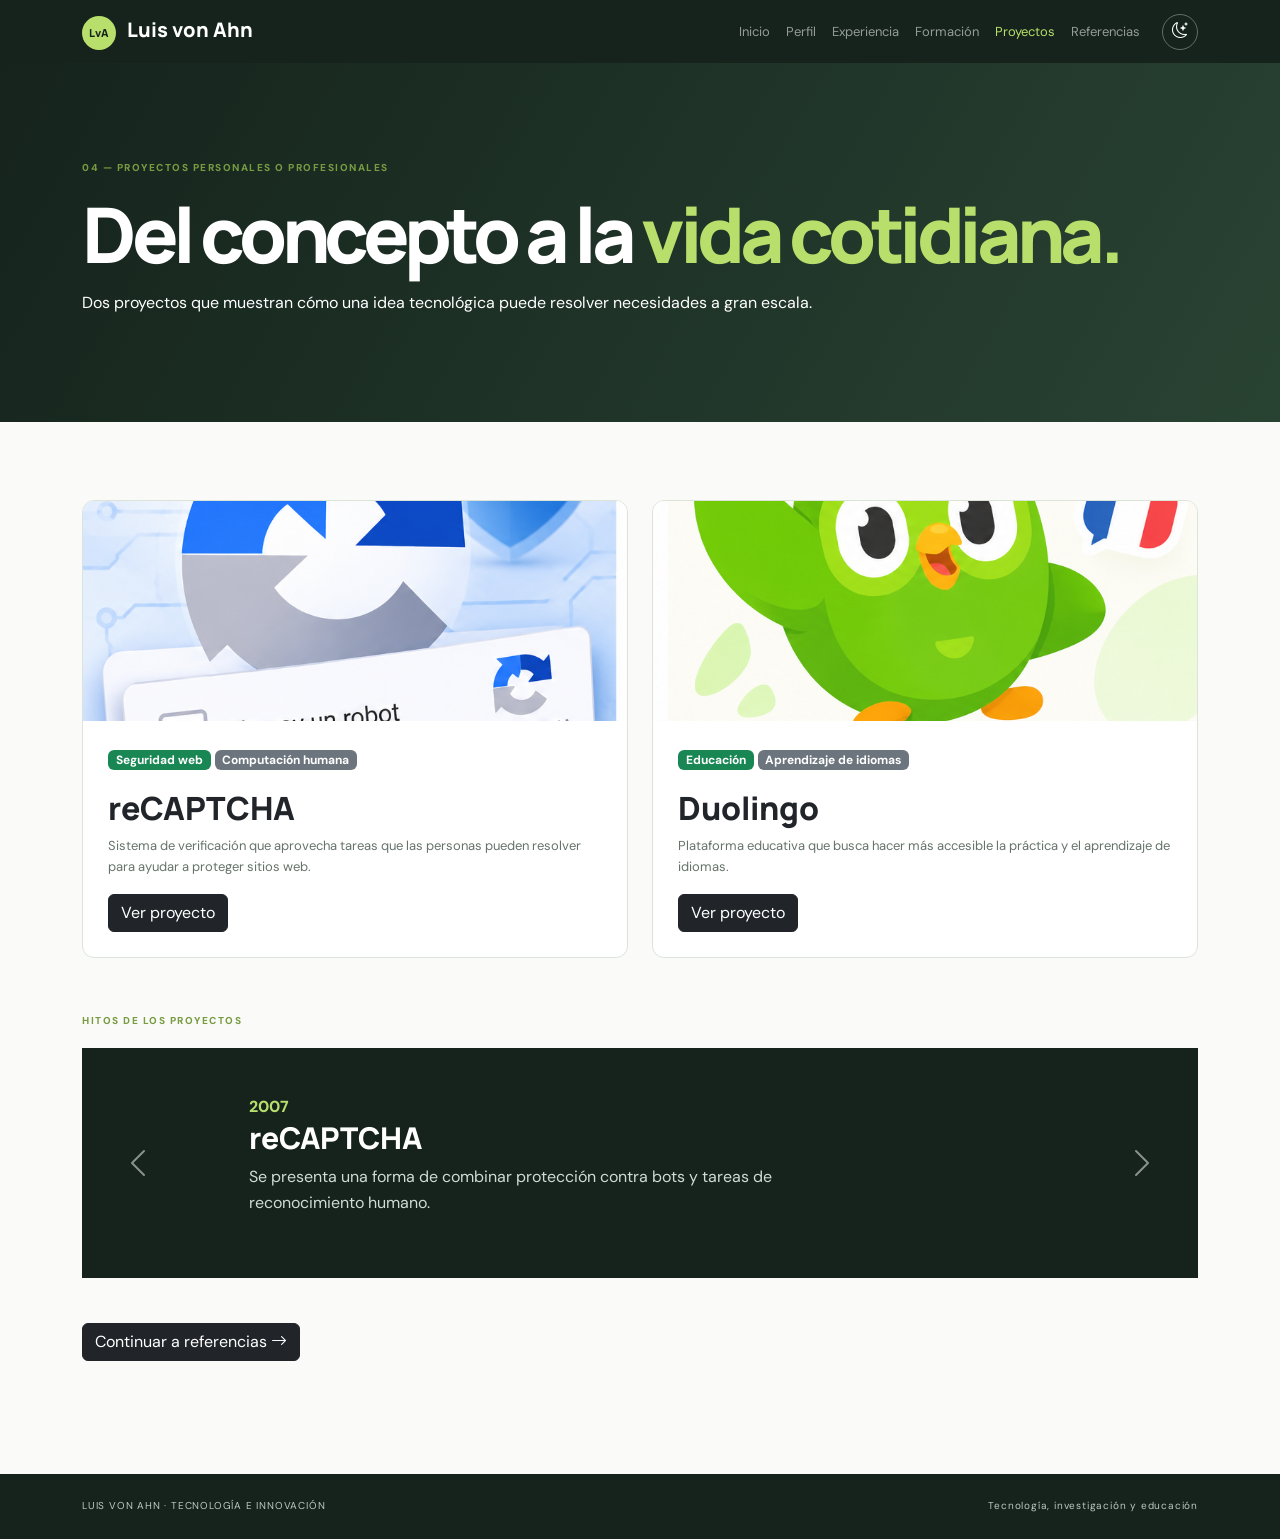
<file: Manipulando el DOM/portafolio profesional/proyectos.html>
<!DOCTYPE html>
<html lang="es">
 <head>
  <meta charset="utf-8"/>
  <meta content="width=device-width, initial-scale=1" name="viewport"/>
  <meta content="Proyectos profesionales de Luis von Ahn: reCAPTCHA y Duolingo." name="description"/>
  <meta content="#15231c" name="theme-color"/>
  <title>
   Proyectos | Luis von Ahn
  </title>
  <link href="img/favicon.svg" rel="icon" type="image/svg+xml"/>
  <link href="https://cdn.jsdelivr.net/npm/bootstrap@5.3.3/dist/css/bootstrap.min.css" rel="stylesheet"/>
  <link href="https://cdn.jsdelivr.net/npm/bootstrap-icons@1.11.3/font/bootstrap-icons.min.css" rel="stylesheet"/>
  <link href="css/estilos.css" rel="stylesheet"/>
 </head>
 <body>
  <nav class="navbar navbar-expand-lg navbar-dark site-nav sticky-top">
   <div class="container">
    <a class="navbar-brand" href="index.html">
     <span class="brand-mark">
      LvA
     </span>
     Luis von Ahn
    </a>
    <button aria-controls="mainNav" aria-expanded="false" aria-label="Abrir navegaci&oacute;n" class="navbar-toggler" data-bs-target="#mainNav" data-bs-toggle="collapse" type="button">
     <span class="navbar-toggler-icon">
     </span>
    </button>
    <div class="collapse navbar-collapse" id="mainNav">
     <ul class="navbar-nav ms-auto">
      <li class="nav-item">
       <a class="nav-link" href="index.html">
        Inicio
       </a>
      </li>
      <li class="nav-item">
       <a class="nav-link" href="perfil.html">
        Perfil
       </a>
      </li>
      <li class="nav-item">
       <a class="nav-link" href="experiencia.html">
        Experiencia
       </a>
      </li>
      <li class="nav-item">
       <a class="nav-link" href="formacion.html">
        Formaci&oacute;n
       </a>
      </li>
      <li class="nav-item">
       <a class="nav-link" href="proyectos.html">
        Proyectos
       </a>
      </li>
      <li class="nav-item">
       <a class="nav-link" href="referencias.html">
        Referencias
       </a>
      </li>
     </ul>
     <button aria-label="Cambiar tema" class="theme-toggle" title="Cambiar tema" type="button">
      <i class="bi bi-moon-stars">
      </i>
     </button>
    </div>
   </div>
  </nav>
  <header class="projects-hero">
   <div class="container">
    <span class="eyebrow">
     04 &mdash; PROYECTOS PERSONALES O PROFESIONALES
    </span>
    <h1>
     Del concepto a la
     <em>
      vida cotidiana.
     </em>
    </h1>
    <p>
     Dos proyectos que muestran c&oacute;mo una idea tecnol&oacute;gica puede resolver necesidades a gran escala.
    </p>
   </div>
  </header>
  <main class="container section-pad">
   <div class="row g-4">
    <div class="col-lg-6 reveal">
     <article class="card project-card h-100">
      <img alt="Ilustraci&oacute;n conceptual de verificaci&oacute;n web reCAPTCHA" class="card-img-top" src="img/recaptcha.png"/>
      <div class="card-body">
       <span class="badge text-bg-success">
        Seguridad web
       </span>
       <span class="badge text-bg-secondary">
        Computaci&oacute;n humana
       </span>
       <h2 class="card-title mt-3">
        reCAPTCHA
       </h2>
       <p class="card-text">
        Sistema de verificaci&oacute;n que aprovecha tareas que las personas pueden resolver para ayudar a proteger sitios web.
       </p>
       <button class="btn btn-dark" data-bs-target="#recaptchaModal" data-bs-toggle="modal">
        Ver proyecto
       </button>
      </div>
     </article>
    </div>
    <div class="col-lg-6 reveal">
     <article class="card project-card h-100">
      <img alt="Imagen representativa de la aplicaci&oacute;n Duolingo" class="card-img-top" src="img/duolingo.png"/>
      <div class="card-body">
       <span class="badge text-bg-success">
        Educaci&oacute;n
       </span>
       <span class="badge text-bg-secondary">
        Aprendizaje de idiomas
       </span>
       <h2 class="card-title mt-3">
        Duolingo
       </h2>
       <p class="card-text">
        Plataforma educativa que busca hacer m&aacute;s accesible la pr&aacute;ctica y el aprendizaje de idiomas.
       </p>
       <button class="btn btn-dark" data-bs-target="#duolingoModal" data-bs-toggle="modal">
        Ver proyecto
       </button>
      </div>
     </article>
    </div>
   </div>
   <section class="mt-5">
    <span class="section-tag">
     HITOS DE LOS PROYECTOS
    </span>
    <div class="carousel slide project-carousel" data-bs-ride="false" id="projectCarousel">
     <div class="carousel-inner">
      <div class="carousel-item active">
       <div class="carousel-panel">
        <span>
         2007
        </span>
        <h3>
         reCAPTCHA
        </h3>
        <p>
         Se presenta una forma de combinar protecci&oacute;n contra bots y tareas de reconocimiento humano.
        </p>
       </div>
      </div>
      <div class="carousel-item">
       <div class="carousel-panel">
        <span>
         2009
        </span>
        <h3>
         Adquisici&oacute;n por Google
        </h3>
        <p>
         Google adquiere reCAPTCHA e integra la tecnolog&iacute;a en sus servicios.
        </p>
       </div>
      </div>
      <div class="carousel-item">
       <div class="carousel-panel">
        <span>
         2011
        </span>
        <h3>
         Fundaci&oacute;n de Duolingo
        </h3>
        <p>
         Luis von Ahn y Severin Hacker fundan Duolingo con una misi&oacute;n educativa.
        </p>
       </div>
      </div>
     </div>
     <button class="carousel-control-prev" data-bs-slide="prev" data-bs-target="#projectCarousel" type="button">
      <span class="carousel-control-prev-icon">
      </span>
      <span class="visually-hidden">
       Anterior
      </span>
     </button>
     <button class="carousel-control-next" data-bs-slide="next" data-bs-target="#projectCarousel" type="button">
      <span class="carousel-control-next-icon">
      </span>
      <span class="visually-hidden">
       Siguiente
      </span>
     </button>
    </div>
   </section>
   <div class="page-next">
    <a class="btn btn-dark" href="referencias.html">
     Continuar a referencias
     <i class="bi bi-arrow-right">
     </i>
    </a>
   </div>
  </main>
  <div aria-hidden="true" aria-labelledby="recaptchaTitle" class="modal fade" id="recaptchaModal" tabindex="-1">
   <div class="modal-dialog modal-dialog-centered">
    <div class="modal-content">
     <div class="modal-header">
      <h2 class="modal-title fs-5" id="recaptchaTitle">
       reCAPTCHA &mdash; detalle
      </h2>
      <button aria-label="Cerrar" class="btn-close" data-bs-dismiss="modal">
      </button>
     </div>
     <div class="modal-body">
      <p>
       Proyecto que aplica computaci&oacute;n humana a la verificaci&oacute;n de usuarios y que contribuy&oacute; a tareas de digitalizaci&oacute;n de textos.
      </p>
      <ul>
       <li>
        <b>
         Impacto:
        </b>
        seguridad y experiencia web.
       </li>
       <li>
        <b>
         Hito:
        </b>
        adquisici&oacute;n por Google en 2009.
       </li>
       <li>
        <b>
         Cifras:
        </b>
        no se muestran m&eacute;tricas de usuarios sin una fuente homog&eacute;nea y actual.
       </li>
      </ul>
     </div>
     <div class="modal-footer">
      <a class="btn btn-dark" href="https://www.google.com/recaptcha/about/" rel="noopener" target="_blank">
       Sitio oficial
       <i class="bi bi-box-arrow-up-right">
       </i>
      </a>
     </div>
    </div>
   </div>
  </div>
  <div aria-hidden="true" aria-labelledby="duolingoTitle" class="modal fade" id="duolingoModal" tabindex="-1">
   <div class="modal-dialog modal-dialog-centered">
    <div class="modal-content">
     <div class="modal-header">
      <h2 class="modal-title fs-5" id="duolingoTitle">
       Duolingo &mdash; detalle
      </h2>
      <button aria-label="Cerrar" class="btn-close" data-bs-dismiss="modal">
      </button>
     </div>
     <div class="modal-body">
      <p>
       Plataforma de aprendizaje de idiomas cofundada por Luis von Ahn y Severin Hacker en 2011.
      </p>
      <ul>
       <li>
        <b>
         Impacto:
        </b>
        acceso digital al aprendizaje de idiomas.
       </li>
       <li>
        <b>
         Enfoque:
        </b>
        lecciones breves, pr&aacute;ctica y motivaci&oacute;n.
       </li>
       <li>
        <b>
         Cifras:
        </b>
        las m&eacute;tricas cambian con el tiempo; consulta los informes oficiales para datos actuales.
       </li>
      </ul>
     </div>
     <div class="modal-footer">
      <a class="btn btn-dark" href="https://www.duolingo.com/" rel="noopener" target="_blank">
       Sitio oficial
       <i class="bi bi-box-arrow-up-right">
       </i>
      </a>
     </div>
    </div>
   </div>
  </div>
  <footer class="site-footer">
   <div class="container d-flex justify-content-between flex-wrap gap-2">
    <span>
     LUIS VON AHN &middot; TECNOLOG&Iacute;A E INNOVACI&Oacute;N
    </span>
    <span>
     Tecnolog&iacute;a, investigaci&oacute;n y educaci&oacute;n
    </span>
   </div>
  </footer>
  <button aria-label="Volver arriba" class="back-top" id="backToTop" type="button">
   <i class="bi bi-arrow-up">
   </i>
  </button>
  <script src="https://cdn.jsdelivr.net/npm/bootstrap@5.3.3/dist/js/bootstrap.bundle.min.js">
  </script>
  <script src="js/script.js">
  </script>
 </body>
</html>
</file>
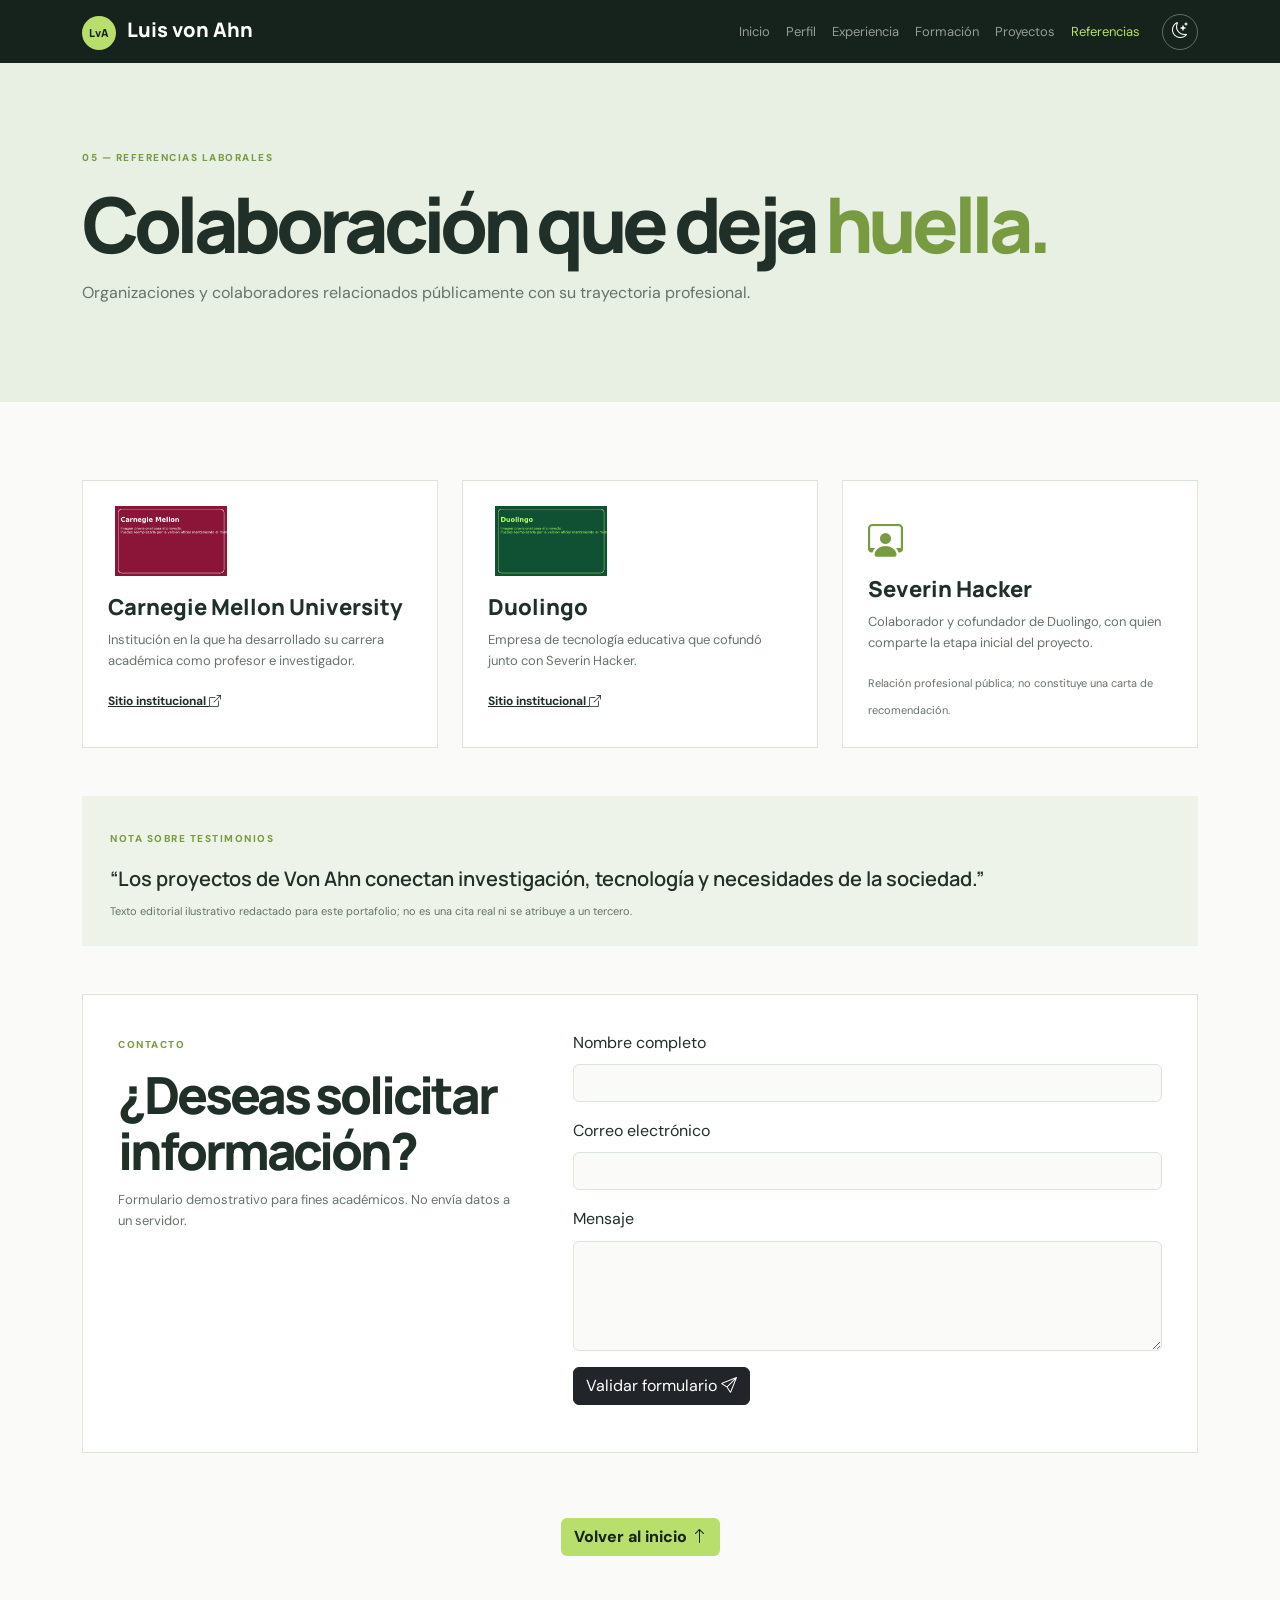
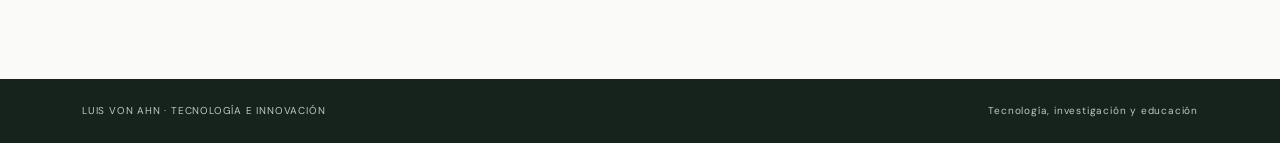
<file: Manipulando el DOM/portafolio profesional/referencias.html>
<!DOCTYPE html>
<html lang="es">
 <head>
  <meta charset="utf-8"/>
  <meta content="width=device-width, initial-scale=1" name="viewport"/>
  <meta content="Referencias institucionales, colaboraciones p&uacute;blicas y formulario demostrativo de contacto." name="description"/>
  <meta content="#15231c" name="theme-color"/>
  <title>
   Referencias laborales | Luis von Ahn
  </title>
  <link href="img/favicon.svg" rel="icon" type="image/svg+xml"/>
  <link href="https://cdn.jsdelivr.net/npm/bootstrap@5.3.3/dist/css/bootstrap.min.css" rel="stylesheet"/>
  <link href="https://cdn.jsdelivr.net/npm/bootstrap-icons@1.11.3/font/bootstrap-icons.min.css" rel="stylesheet"/>
  <link href="css/estilos.css" rel="stylesheet"/>
 </head>
 <body>
  <nav class="navbar navbar-expand-lg navbar-dark site-nav sticky-top">
   <div class="container">
    <a class="navbar-brand" href="index.html">
     <span class="brand-mark">
      LvA
     </span>
     Luis von Ahn
    </a>
    <button aria-controls="mainNav" aria-expanded="false" aria-label="Abrir navegaci&oacute;n" class="navbar-toggler" data-bs-target="#mainNav" data-bs-toggle="collapse" type="button">
     <span class="navbar-toggler-icon">
     </span>
    </button>
    <div class="collapse navbar-collapse" id="mainNav">
     <ul class="navbar-nav ms-auto">
      <li class="nav-item">
       <a class="nav-link" href="index.html">
        Inicio
       </a>
      </li>
      <li class="nav-item">
       <a class="nav-link" href="perfil.html">
        Perfil
       </a>
      </li>
      <li class="nav-item">
       <a class="nav-link" href="experiencia.html">
        Experiencia
       </a>
      </li>
      <li class="nav-item">
       <a class="nav-link" href="formacion.html">
        Formaci&oacute;n
       </a>
      </li>
      <li class="nav-item">
       <a class="nav-link" href="proyectos.html">
        Proyectos
       </a>
      </li>
      <li class="nav-item">
       <a class="nav-link" href="referencias.html">
        Referencias
       </a>
      </li>
     </ul>
     <button aria-label="Cambiar tema" class="theme-toggle" title="Cambiar tema" type="button">
      <i class="bi bi-moon-stars">
      </i>
     </button>
    </div>
   </div>
  </nav>
  <header class="references-hero">
   <div class="container">
    <span class="eyebrow">
     05 &mdash; REFERENCIAS LABORALES
    </span>
    <h1>
     Colaboraci&oacute;n que deja
     <em>
      huella.
     </em>
    </h1>
    <p>
     Organizaciones y colaboradores relacionados p&uacute;blicamente con su trayectoria profesional.
    </p>
   </div>
  </header>
  <main class="container section-pad">
   <div class="row g-4">
    <div class="col-md-4 reveal">
     <article class="reference-card">
      <img alt="Logotipo de Carnegie Mellon University" class="org-logo" src="img/cmu-logo.png"/>
      <h2>
       Carnegie Mellon University
      </h2>
      <p>
       Instituci&oacute;n en la que ha desarrollado su carrera acad&eacute;mica como profesor e investigador.
      </p>
      <a href="https://www.cmu.edu/" rel="noopener" target="_blank">
       Sitio institucional
       <i class="bi bi-box-arrow-up-right">
       </i>
      </a>
     </article>
    </div>
    <div class="col-md-4 reveal">
     <article class="reference-card">
      <img alt="Logotipo de Duolingo" class="org-logo" src="img/duolingo-logo.png"/>
      <h2>
       Duolingo
      </h2>
      <p>
       Empresa de tecnolog&iacute;a educativa que cofund&oacute; junto con Severin Hacker.
      </p>
      <a href="https://www.duolingo.com/" rel="noopener" target="_blank">
       Sitio institucional
       <i class="bi bi-box-arrow-up-right">
       </i>
      </a>
     </article>
    </div>
    <div class="col-md-4 reveal">
     <article class="reference-card">
      <div class="org-placeholder">
       <i class="bi bi-person-workspace">
       </i>
      </div>
      <h2>
       Severin Hacker
      </h2>
      <p>
       Colaborador y cofundador de Duolingo, con quien comparte la etapa inicial del proyecto.
      </p>
      <span class="small-note">
       Relaci&oacute;n profesional p&uacute;blica; no constituye una carta de recomendaci&oacute;n.
      </span>
     </article>
    </div>
   </div>
   <section class="quote-section mt-5">
    <span class="section-tag">
     NOTA SOBRE TESTIMONIOS
    </span>
    <blockquote>
     &ldquo;Los proyectos de Von Ahn conectan investigaci&oacute;n, tecnolog&iacute;a y necesidades de la sociedad.&rdquo;
     <footer>
      Texto editorial ilustrativo redactado para este portafolio; no es una cita real ni se atribuye a un tercero.
     </footer>
    </blockquote>
   </section>
   <section class="contact-form-wrap mt-5">
    <div class="row g-5">
     <div class="col-lg-5">
      <span class="section-tag">
       CONTACTO
      </span>
      <h2 class="section-title">
       &iquest;Deseas solicitar informaci&oacute;n?
      </h2>
      <p class="muted">
       Formulario demostrativo para fines acad&eacute;micos. No env&iacute;a datos a un servidor.
      </p>
     </div>
     <div class="col-lg-7">
      <form class="needs-validation" id="contactForm" novalidate="">
       <div class="mb-3">
        <label class="form-label" for="fullName">
         Nombre completo
        </label>
        <input class="form-control" id="fullName" minlength="3" name="name" required=""/>
        <div class="invalid-feedback">
         Escribe un nombre de al menos 3 caracteres.
        </div>
       </div>
       <div class="mb-3">
        <label class="form-label" for="email">
         Correo electr&oacute;nico
        </label>
        <input class="form-control" id="email" name="email" required="" type="email"/>
        <div class="invalid-feedback">
         Introduce un correo v&aacute;lido.
        </div>
       </div>
       <div class="mb-3">
        <label class="form-label" for="message">
         Mensaje
        </label>
        <textarea class="form-control" id="message" minlength="10" name="message" required="" rows="4"></textarea>
        <div class="invalid-feedback">
         El mensaje debe tener al menos 10 caracteres.
        </div>
       </div>
       <button class="btn btn-dark" type="submit">
        Validar formulario
        <i class="bi bi-send">
        </i>
       </button>
       <div aria-live="polite" class="form-feedback" id="formFeedback" role="status">
       </div>
      </form>
     </div>
    </div>
   </section>
   <div class="final-cta text-center">
    <a class="btn btn-lime" href="index.html">
     Volver al inicio
     <i class="bi bi-arrow-up">
     </i>
    </a>
   </div>
  </main>
  <footer class="site-footer">
   <div class="container d-flex justify-content-between flex-wrap gap-2">
    <span>
     LUIS VON AHN &middot; TECNOLOG&Iacute;A E INNOVACI&Oacute;N
    </span>
    <span>
     Tecnolog&iacute;a, investigaci&oacute;n y educaci&oacute;n
    </span>
   </div>
  </footer>
  <button aria-label="Volver arriba" class="back-top" id="backToTop" type="button">
   <i class="bi bi-arrow-up">
   </i>
  </button>
  <script src="https://cdn.jsdelivr.net/npm/bootstrap@5.3.3/dist/js/bootstrap.bundle.min.js">
  </script>
  <script src="js/script.js">
  </script>
 </body>
</html>
</file>
<file: Manipulando el DOM/portafolio profesional/css/estilos.css>
@import url('https://fonts.googleapis.com/css2?family=DM+Sans:wght@400;500;600;700&family=Manrope:wght@400;600;700;800&display=swap');
:root{--dark:#15231c;--ink:#203028;--lime:#b8df6b;--green:#789b42;--soft:#edf3e9;--muted:#65736a;--line:#dce4d8;--paper:#fafbf9;--card:#fff;--head:'Manrope',sans-serif;--body:'DM Sans',sans-serif}body{font-family:var(--body);color:var(--ink);background:var(--paper);line-height:1.65}h1,h2,h3,.navbar-brand{font-family:var(--head)}a{color:inherit}.site-nav{background:var(--dark)}.navbar-brand{font-weight:800}.brand-mark{display:inline-grid;place-items:center;background:var(--lime);color:var(--dark);width:34px;height:34px;border-radius:50%;font-size:11px;margin-right:7px}.nav-link{font-size:13px}.nav-link.active,.nav-link:hover{color:var(--lime)!important}.theme-toggle{border:1px solid #ffffff55;background:transparent;color:white;border-radius:50%;width:36px;height:36px;margin-left:14px}.eyebrow,.section-tag{font-size:10px;font-weight:800;letter-spacing:.15em;color:var(--green)}.home-hero,.projects-hero{background:linear-gradient(120deg,#15231c,#294333);color:white;padding:90px 0}.home-hero h1,.editorial-hero h1,.experience-hero h1,.education-hero h1,.projects-hero h1,.references-hero h1{font:800 clamp(2.8rem,6vw,5.8rem)/1.02 var(--head);letter-spacing:-.07em;margin:16px 0}.home-hero h1 span,.projects-hero h1 em{color:var(--lime);font-style:normal}.lead-copy{max-width:660px;color:#d4ded7;font-size:17px}.btn-lime{background:var(--lime);color:var(--dark);font-weight:800}.profile-card{background:var(--card);color:var(--ink);padding:27px;border-radius:18px;box-shadow:0 20px 50px #0002}.profile-photo{width:100%;height:255px;object-fit:cover;object-position:center 30%;border-radius:12px;margin-bottom:22px;background:var(--soft)}.profile-card h2{font-weight:800;margin:8px 0}.profile-card p,.muted{color:var(--muted);font-size:13px}.contact-list{list-style:none;padding:12px 0 0;margin:12px 0 0;border-top:1px solid var(--line)}.contact-list li{font-size:12px;padding:6px 0;overflow-wrap:anywhere}.contact-list i{color:var(--green);margin-right:8px}.contact-list a{text-decoration:none}.section-pad{padding:78px 12px}.section-heading{margin-bottom:30px}.section-heading h2,.section-title{font:800 clamp(2rem,4vw,3.4rem)/1.1 var(--head);letter-spacing:-.06em;margin:10px 0}.section-heading p,.muted{color:var(--muted)}.stats-grid{display:grid;grid-template-columns:repeat(3,1fr);gap:18px}.stat-card{background:var(--card);padding:26px;border:1px solid var(--line)}.stat-card strong{display:block;font:800 42px var(--head);color:var(--green)}.stat-card span{font-size:12px;color:var(--muted)}.portfolio-nav a{display:flex;flex-direction:column;gap:7px;height:100%;padding:23px;background:var(--card);border:1px solid var(--line);text-decoration:none;transition:.2s}.portfolio-nav a:hover{transform:translateY(-4px);box-shadow:0 12px 30px #0001}.portfolio-nav i{font-size:24px;color:var(--green)}.portfolio-nav span{font-size:12px;color:var(--muted)}.editorial-hero,.references-hero{background:#e8efe3;padding:80px 0}.editorial-hero h1 em,.experience-hero h1 em,.education-hero h1 em,.references-hero h1 em{color:var(--green);font-style:normal}.editorial-hero p,.experience-hero p,.education-hero p,.references-hero p{max-width:680px;color:var(--muted)}.feature-quote{margin-top:28px;padding:22px 25px;border-left:4px solid var(--green);background:var(--soft);font:600 18px var(--head)}.feature-quote footer,.quote-section footer{font:400 11px var(--body);color:var(--muted);margin-top:12px}.skills-panel{background:var(--card);border:1px solid var(--line);padding:26px}.skill{margin-top:22px}.skill>div:first-child{display:flex;justify-content:space-between;font-size:12px;margin-bottom:7px}.progress{height:9px;background:var(--soft)}.progress-bar{background:var(--green)}.subheading{font:800 20px var(--head);margin-bottom:15px}.badge-soft{background:#e5eedc;color:#4e6b2d;padding:7px 11px;margin:3px}.small-note{font-size:11px;color:var(--muted)}.page-next{margin-top:45px}.experience-hero,.education-hero{background:#e2eddb;padding:80px 0}.filter-pills{display:flex;gap:9px;flex-wrap:wrap;margin-bottom:35px}.filter-pills .btn{border:1px solid var(--line);border-radius:30px;font-size:12px}.filter-pills .btn.active,.filter-pills .btn:hover{background:var(--dark);color:white}.timeline{border-left:2px solid var(--line);margin-left:160px;padding-left:35px}.timeline-item{position:relative;margin-bottom:28px}.timeline-date{position:absolute;right:calc(100% + 55px);width:125px;text-align:right;font-size:11px;font-weight:800;color:var(--green);top:10px}.timeline-dot{position:absolute;left:-44px;top:14px;width:16px;height:16px;border-radius:50%;background:var(--lime);border:4px solid var(--dark)}.timeline-card{background:var(--card);border:1px solid var(--line);padding:25px}.timeline-card h2{font-size:23px;font-weight:800;margin:12px 0 0}.timeline-card h3{font-size:14px;color:var(--green);font-weight:700}.timeline-card ul{font-size:13px;padding-left:20px}.accordion-button{font-size:12px;padding:12px 0;background:transparent}.accordion-body{font-size:12px;color:var(--muted);padding:5px 0}.nav-tabs .nav-link{color:var(--muted);font-weight:700}.nav-tabs .nav-link.active{color:var(--dark)}.education-tab-content{background:var(--card);border:1px solid var(--line);border-top:0;padding:28px}.institution-feature{display:flex;align-items:center;gap:25px;min-height:150px}.institution-feature img{width:115px;max-height:90px;object-fit:contain}.institution-feature h2{font-weight:800}.institution-placeholder{width:90px;height:90px;border-radius:50%;background:var(--soft);display:grid;place-items:center;font-size:34px;color:var(--green)}.project-card{border:1px solid var(--line);border-radius:12px;overflow:hidden;background:var(--card)}.project-card .card-img-top{height:220px;object-fit:cover;background:var(--soft)}.project-card .card-body{padding:25px}.project-card h2{font-weight:800}.project-card p{font-size:13px;color:var(--muted)}.project-carousel{margin-top:16px;background:var(--dark);color:white}.carousel-panel{min-height:230px;padding:45px 15%;display:flex;flex-direction:column;justify-content:center}.carousel-panel span{color:var(--lime);font-weight:800}.carousel-panel h3{font-size:30px;font-weight:800}.carousel-panel p{color:#d1dbd4;max-width:600px}.carousel-control-prev,.carousel-control-next{width:10%}.reference-card{height:100%;padding:25px;background:var(--card);border:1px solid var(--line)}.org-logo{width:125px;height:70px;object-fit:contain;margin-bottom:18px}.org-placeholder{height:70px;display:flex;align-items:center;color:var(--green);font-size:35px}.reference-card h2{font-size:22px;font-weight:800}.reference-card p{font-size:13px;color:var(--muted)}.reference-card a{font-size:12px;font-weight:700}.quote-section{background:var(--soft);padding:28px}.quote-section blockquote{font:600 20px var(--head);margin:14px 0 0}.contact-form-wrap{padding:35px;background:var(--card);border:1px solid var(--line)}.form-control{border-color:var(--line);background:var(--paper)}.form-feedback{font-size:12px;margin-top:12px;color:var(--green)}.final-cta{padding:65px 0 10px}.site-footer{background:var(--dark);color:#bdc9c1;padding:24px 0;font-size:10px;letter-spacing:.08em;margin-top:35px}.back-top{position:fixed;right:20px;bottom:20px;width:42px;height:42px;border:0;border-radius:50%;background:var(--lime);color:var(--dark);display:none;z-index:1000;box-shadow:0 5px 18px #0002}.back-top.visible{display:block}.reveal{opacity:0;transform:translateY(18px);transition:opacity .6s ease,transform .6s ease}.reveal.in-view{opacity:1;transform:none}
body.dark-mode{--paper:#111a15;--card:#1b2921;--ink:#e8eee9;--muted:#b0beb4;--line:#35463a;--soft:#25362a;color:var(--ink)}body.dark-mode .editorial-hero,body.dark-mode .experience-hero,body.dark-mode .education-hero,body.dark-mode .references-hero{background:#202f25}body.dark-mode .profile-card,body.dark-mode .stat-card,body.dark-mode .portfolio-nav a,body.dark-mode .timeline-card,body.dark-mode .reference-card,body.dark-mode .project-card,body.dark-mode .contact-form-wrap,body.dark-mode .skills-panel{background:var(--card);color:var(--ink)}body.dark-mode .table{--bs-table-color:var(--ink);--bs-table-bg:var(--card);--bs-table-border-color:var(--line)}body.dark-mode .form-control{color:var(--ink)}
@media(max-width:767px){.section-pad{padding:55px 12px}.home-hero,.projects-hero{padding:60px 0}.stats-grid{grid-template-columns:1fr}.timeline{margin-left:12px;padding-left:25px}.timeline-date{position:static;text-align:left;width:auto;margin-bottom:8px}.timeline-dot{left:-34px}.timeline-card{padding:18px}.institution-feature{align-items:flex-start;flex-direction:column}.contact-form-wrap{padding:22px}.theme-toggle{margin:10px 0}.profile-photo{height:220px}}
@media(prefers-reduced-motion:reduce){*,*::before,*::after{scroll-behavior:auto!important;transition:none!important}.reveal{opacity:1;transform:none}}


/* Accesibilidad visual: contraste reforzado para el tema oscuro. */
body.dark-mode {
  color: #f1f5f2;
  background: #101813;
  --paper: #101813;
  --card: #1b2921;
  --ink: #f1f5f2;
  --muted: #c1cec5;
  --line: #435449;
  --soft: #26382c;
  --green: #b8df6b;
  color-scheme: dark;
}
body.dark-mode main,
body.dark-mode section,
body.dark-mode article,
body.dark-mode p,
body.dark-mode li,
body.dark-mode label,
body.dark-mode small,
body.dark-mode td,
body.dark-mode th,
body.dark-mode .card-text,
body.dark-mode .accordion-body,
body.dark-mode .form-text {
  color: #e5ede7;
}
body.dark-mode .muted,
body.dark-mode .small-note,
body.dark-mode .section-heading p,
body.dark-mode .editorial-hero p,
body.dark-mode .experience-hero p,
body.dark-mode .education-hero p,
body.dark-mode .references-hero p,
body.dark-mode .profile-card p,
body.dark-mode .project-card p,
body.dark-mode .reference-card p,
body.dark-mode .stat-card span,
body.dark-mode .portfolio-nav span,
body.dark-mode .timeline-card ul,
body.dark-mode .accordion-body,
body.dark-mode .feature-quote footer,
body.dark-mode .quote-section footer {
  color: #c1cec5 !important;
}
body.dark-mode .home-hero,
body.dark-mode .projects-hero,
body.dark-mode .site-nav,
body.dark-mode .site-footer,
body.dark-mode .project-carousel {
  background: #0b120e;
}
body.dark-mode .editorial-hero,
body.dark-mode .experience-hero,
body.dark-mode .education-hero,
body.dark-mode .references-hero,
body.dark-mode .quote-section {
  background: #1c2b22;
  color: #f1f5f2;
}
body.dark-mode .profile-card,
body.dark-mode .stat-card,
body.dark-mode .portfolio-nav a,
body.dark-mode .timeline-card,
body.dark-mode .reference-card,
body.dark-mode .project-card,
body.dark-mode .contact-form-wrap,
body.dark-mode .skills-panel,
body.dark-mode .education-tab-content,
body.dark-mode .feature-quote {
  background: #1b2921;
  color: #f1f5f2;
  border-color: #435449;
}
body.dark-mode .profile-card h2,
body.dark-mode .timeline-card h2,
body.dark-mode .reference-card h2,
body.dark-mode .project-card h2,
body.dark-mode .institution-feature h2,
body.dark-mode .section-title,
body.dark-mode .section-heading h2,
body.dark-mode .subheading {
  color: #f6faf7;
}
body.dark-mode a:not(.btn):not(.navbar-brand) {
  color: #c9ed91;
}
body.dark-mode a:not(.btn):not(.navbar-brand):hover {
  color: #e2ffc0;
}
body.dark-mode .contact-list a,
body.dark-mode .contact-list li {
  color: #e5ede7;
}
body.dark-mode .contact-list i,
body.dark-mode .section-tag,
body.dark-mode .eyebrow {
  color: #c9ed91;
}
body.dark-mode .nav-tabs {
  border-color: #435449;
}
body.dark-mode .nav-tabs .nav-link {
  color: #202f25;
  background: transparent;
  border-color: transparent;
}
body.dark-mode .nav-tabs .nav-link:hover {
  color: #fff;
  border-color: #435449 #435449 transparent;
}
body.dark-mode .nav-tabs .nav-link.active {
  color: #f6faf7;
  background: #1b2921;
  border-color: #435449 #435449 #1b2921;
}
body.dark-mode .table {
  --bs-table-color: #edf4ef;
  --bs-table-bg: #1b2921;
  --bs-table-border-color: #435449;
  --bs-table-striped-color: #edf4ef;
  --bs-table-striped-bg: #24352a;
  --bs-table-hover-color: #fff;
  --bs-table-hover-bg: #2c4032;
}
body.dark-mode .table thead th {
  color: #f6faf7;
  background: #26382c;
}
body.dark-mode .form-control,
body.dark-mode .form-select {
  color: #f4f8f5;
  background-color: #111b15;
  border-color: #52675a;
}
body.dark-mode .form-control::placeholder {
  color: #aebdb3;
  opacity: 1;
}
body.dark-mode .form-control:focus,
body.dark-mode .form-select:focus {
  color: #fff;
  background-color: #152219;
  border-color: #b8df6b;
  box-shadow: 0 0 0 .2rem rgb(184 223 107 / 22%);
}
body.dark-mode .form-label,
body.dark-mode .form-check-label {
  color: #edf4ef;
}
body.dark-mode .accordion-item {
  color: #edf4ef;
  background: #1b2921;
  border-color: #435449;
}
body.dark-mode .accordion-button {
  color: #f1f5f2;
  background: #1b2921;
}
body.dark-mode .accordion-button:not(.collapsed) {
  color: #e3ffc0;
  background: #26382c;
  box-shadow: inset 0 -1px 0 #435449;
}
body.dark-mode .accordion-button::after {
  filter: invert(1) grayscale(1);
}
body.dark-mode .modal-content {
  color: #edf4ef;
  background: #1b2921;
  border-color: #435449;
}
body.dark-mode .modal-header,
body.dark-mode .modal-footer {
  border-color: #435449;
}
body.dark-mode .modal-title,
body.dark-mode .modal-body {
  color: #edf4ef;
}
body.dark-mode .btn-dark {
  color: #102016;
  background: #c9ed91;
  border-color: #c9ed91;
}
body.dark-mode .btn-outline-dark {
  color: #e7f1e9;
  border-color: #a8b9ad;
}
body.dark-mode .btn-outline-dark:hover {
  color: #102016;
  background: #c9ed91;
  border-color: #c9ed91;
}
body.dark-mode .badge.text-bg-secondary {
  color: #f5f8f6 !important;
  background: #52675a !important;
}
body.dark-mode .badge.text-bg-success {
  color: #102016 !important;
  background: #c9ed91 !important;
}
body.dark-mode .filter-pills .btn {
  color: #e8f0ea;
  border-color: #52675a;
}
body.dark-mode .filter-pills .btn.active,
body.dark-mode .filter-pills .btn:hover {
  color: #102016;
  background: #c9ed91;
  border-color: #c9ed91;
}
body.dark-mode .progress {
  background: #34483a;
}
body.dark-mode .site-footer {
  color: #d2ded5;
  border-top: 1px solid #435449;
}
body.dark-mode .text-muted {
  color: #c1cec5 !important;
}
body.dark-mode .btn-close {
  filter: invert(1) grayscale(1);
}
body.dark-mode :focus-visible {
  outline: 3px solid #c9ed91;
  outline-offset: 3px;
}


/* =========================================================
   MODO OSCURO — contraste, superficies y legibilidad
   ========================================================= */
body.dark-mode {
    --ink: #edf3ee;
    --muted: #bdc9c0;
    --line: #405247;
    --paper: #101914;
    --card: #1b2921;
    --soft: #26382d;
    --green: #c2e58a;
    background-color: var(--paper);
    color: var(--ink);
}
body.dark-mode .navbar,
body.dark-mode .navbar.bg-white,
body.dark-mode .site-header {
    background-color: #142119 !important;
    border-color: var(--line) !important;
}
body.dark-mode .navbar .nav-link,
body.dark-mode .navbar .navbar-brand,
body.dark-mode .navbar .navbar-toggler {
    color: var(--ink) !important;
}
body.dark-mode h1, body.dark-mode h2, body.dark-mode h3,
body.dark-mode h4, body.dark-mode h5, body.dark-mode h6,
body.dark-mode p, body.dark-mode li, body.dark-mode label,
body.dark-mode .lead {
    color: var(--ink);
}
body.dark-mode .text-muted,
body.dark-mode small,
body.dark-mode .small,
body.dark-mode .form-text {
    color: var(--muted) !important;
}
body.dark-mode .card,
body.dark-mode .profile-card,
body.dark-mode .stat-card,
body.dark-mode .accordion-item,
body.dark-mode .modal-content,
body.dark-mode .dropdown-menu,
body.dark-mode .list-group-item,
body.dark-mode .offcanvas {
    color: var(--ink);
    background-color: var(--card);
    border-color: var(--line);
}
body.dark-mode .table {
    --bs-table-color: var(--ink);
    --bs-table-bg: transparent;
    --bs-table-border-color: var(--line);
    --bs-table-striped-color: var(--ink);
    --bs-table-striped-bg: #223329;
    --bs-table-hover-color: var(--ink);
    --bs-table-hover-bg: #2b4033;
}
body.dark-mode .table thead th {
    color: var(--green);
    background-color: #223329;
}
body.dark-mode .form-control,
body.dark-mode .form-select,
body.dark-mode .input-group-text {
    color: var(--ink);
    background-color: #17251c;
    border-color: var(--line);
}
body.dark-mode .form-control::placeholder {
    color: #a9b8ad;
    opacity: 1;
}
body.dark-mode .form-control:focus,
body.dark-mode .form-select:focus {
    color: var(--ink);
    background-color: #17251c;
    border-color: var(--green);
    box-shadow: 0 0 0 .2rem rgba(194, 229, 138, .16);
}
body.dark-mode a:not(.btn):not(.navbar-brand) { color: #c8e99a; }
body.dark-mode a:not(.btn):not(.navbar-brand):hover { color: #e0f5bd; }
body.dark-mode .btn-outline-dark {
    color: var(--ink);
    border-color: #a9b8ad;
}
body.dark-mode .btn-outline-dark:hover {
    color: #101914;
    background-color: var(--green);
    border-color: var(--green);
}
body.dark-mode .accordion-button {
    color: var(--ink);
    background-color: var(--card);
}
body.dark-mode .accordion-button:not(.collapsed) {
    color: var(--green);
    background-color: #26382d;
}
body.dark-mode .accordion-button::after { filter: invert(1); }
body.dark-mode .nav-tabs,
body.dark-mode .nav-tabs .nav-link { border-color: var(--line); }
body.dark-mode .nav-tabs .nav-link { color: var(--muted); }
body.dark-mode .nav-tabs .nav-link.active {
    color: var(--ink);
    background-color: var(--card);
    border-color: var(--line) var(--line) var(--card);
}
body.dark-mode blockquote,
body.dark-mode .blockquote { color: var(--ink); }
body.dark-mode hr { border-color: var(--line); opacity: 1; }
body.dark-mode footer,
body.dark-mode .footer {
    color: var(--muted);
    background-color: #142119;
    border-color: var(--line);
}
body.dark-mode .breadcrumb-item,
body.dark-mode .breadcrumb-item.active { color: var(--muted); }
body.dark-mode .breadcrumb-item + .breadcrumb-item::before { color: #8fa294; }
body.dark-mode .alert {
    color: var(--ink);
    background-color: #26382d;
    border-color: var(--line);
}
body.dark-mode .progress { background-color: #34463a; }
body.dark-mode .dropdown-item { color: var(--ink); }
body.dark-mode .dropdown-item:hover,
body.dark-mode .dropdown-item:focus {
    color: var(--ink);
    background-color: #2b4033;
}
body.dark-mode .page-link {
    color: var(--green);
    background-color: var(--card);
    border-color: var(--line);
}
body.dark-mode .page-item.active .page-link {
    color: #142119;
    background-color: var(--green);
    border-color: var(--green);
}
body.dark-mode .hero,
body.dark-mode .hero-section,
body.dark-mode .featured-section {
    color: var(--ink);
    background-color: #17251c;
}
body.dark-mode .border,
body.dark-mode .border-top,
body.dark-mode .border-bottom { border-color: var(--line) !important; }
body.dark-mode .shadow,
body.dark-mode .shadow-sm,
body.dark-mode .shadow-lg {
    box-shadow: 0 .75rem 2rem rgba(0, 0, 0, .24) !important;
}
</file>
